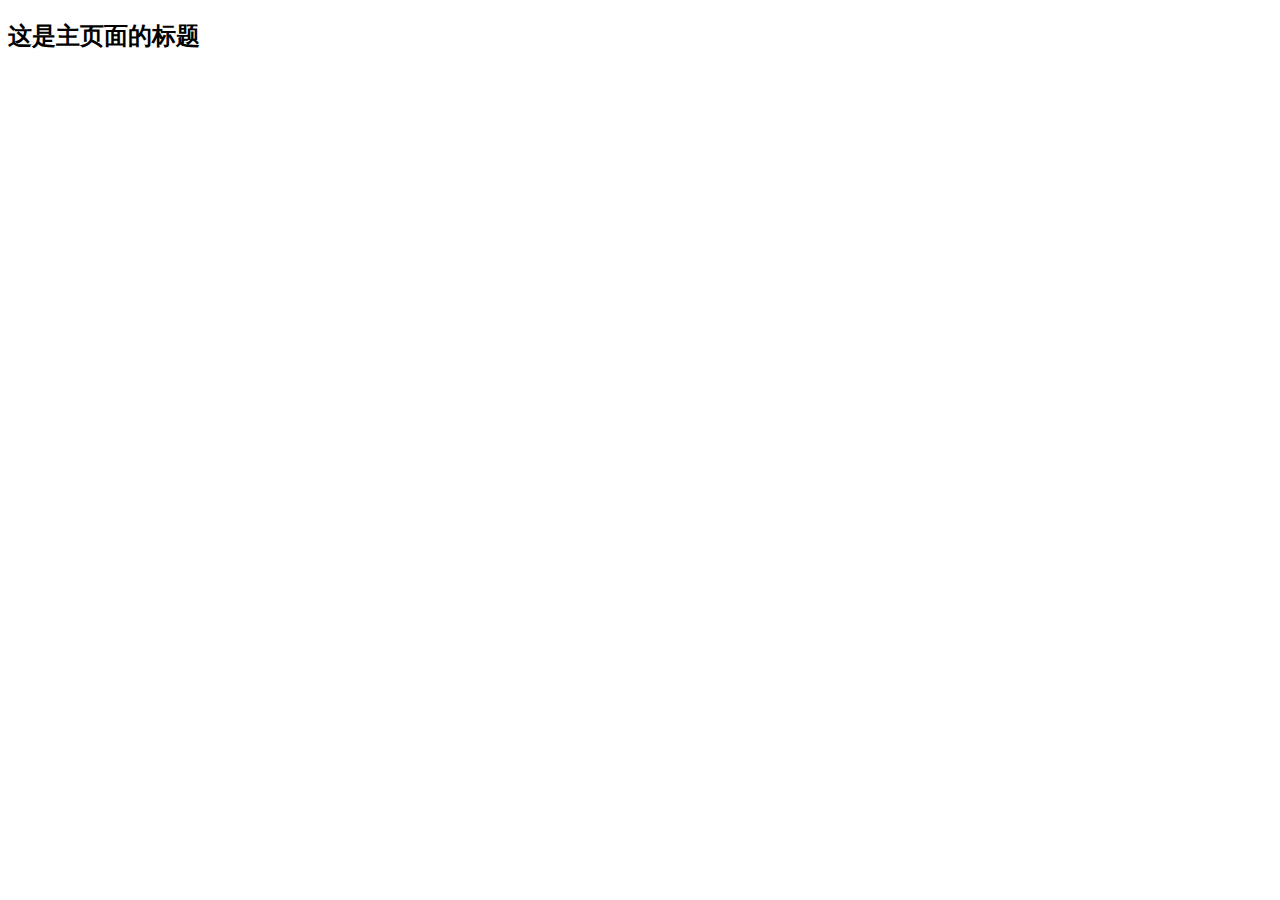
<file: index.html>
<!DOCTYPE html>
<html lang="en">
<head>
  <meta charset="UTF-8">
  <meta name="viewport" content="width=device-width, initial-scale=1.0">
  <title>主页面</title>
</head>
<body>
  <h2>这是主页面的标题</h2>
</body>
</html>
</file>
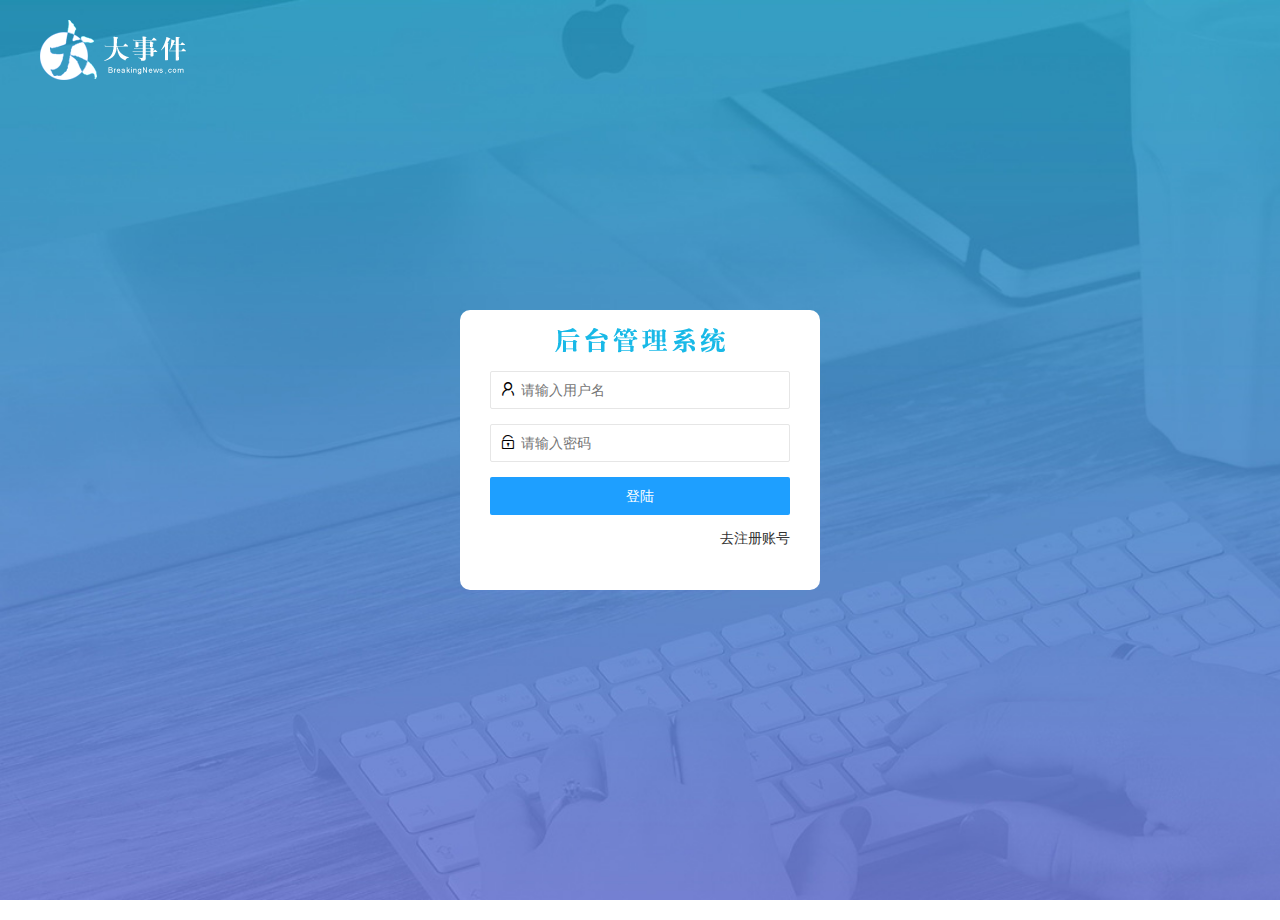
<file: login.html>
<!DOCTYPE html>
<html lang="en">

<head>
  <meta charset="UTF-8">
  <meta name="viewport" content="width=device-width, initial-scale=1.0">
  <title>登陆页面</title>
  <!-- 先引入第三方的库文件 -->
  <link rel="stylesheet" href="./assets/lib/layui/css/layui.css">
  <!-- 再引入自己写的文件 -->
  <link rel="stylesheet" href="./assets/css/login.css">
  <link rel="icon" href="./assets/images/bitbug_favicon.ico">
  <script src="./assets/lib/jquery.js"></script>
  <script src="./assets/lib/layui/layui.all.js"></script>
  <script src="./assets/js/login.js"></script>
</head>

<body>
  <!-- 设置登陆页面的背景效果 -->
  <div class="logo">
    <img src="./assets/images/logo.png" alt="">
  </div>

  <!-- 中间的布局 -->
  <!-- 登陆的布局 -->
  <div class="login">
    <!-- 标题 -->
    <div class="title">
      <img src="./assets/images/login_title.png" alt="">
    </div>
    <!-- 表单 -->
    <form class="layui-form myForm" action="">
      <!-- 第一行：用户名 -->
      <div class="layui-form-item">
        <i class="layui-icon layui-icon-username"></i>
        <input type="text" name="username" required lay-verify="required|username" placeholder="请输入用户名"
          autocomplete="off" class="layui-input">
      </div>
      <!-- 第二行：密码 -->
      <div class="layui-form-item">
        <i class="layui-icon layui-icon-password"></i>
        <input type="password" name="password" required lay-verify="required|pass" placeholder="请输入密码"
          autocomplete="off" class="layui-input">
      </div>
      <!-- 第三行：登陆 -->
      <div class="layui-form-item">
        <button class="layui-btn layui-btn-normal layui-btn-fluid" lay-submit lay-filter="formDemo">登陆</button>
      </div>
      <!-- 第四行：去注册  -->
      <div>
        <a href="javascript:;">去注册账号</a>
      </div>
    </form>
  </div>
  <!-- 去注册的页面布局 -->
  <div class="register">
    <!-- 标题 -->
    <div class="title">
      <img src="./assets/images/login_title.png" alt="">
    </div>
    <!-- 表单 -->
    <form class="layui-form myForm" action="">
      <!-- 第一行：用户名 -->
      <div class="layui-form-item">
        <i class="layui-icon layui-icon-username"></i>
        <input type="text" name="username" required lay-verify="required|username" placeholder="请输入用户名"
          autocomplete="off" class="layui-input">
      </div>
      <!-- 第二行：密码 -->
      <div class="layui-form-item">
        <i class="layui-icon layui-icon-password"></i>
        <input type="password" name="password" required lay-verify="required|pass" placeholder="请输入密码"
          autocomplete="off" class="layui-input pass">
      </div>
      <!-- 第三行：请输入确认密码 -->
      <div class="layui-form-item">
        <i class="layui-icon layui-icon-password"></i>
        <input type="password" required lay-verify="required|pass|repass" placeholder="请输入确认密码" autocomplete="off"
          class="layui-input repass">
      </div>
      <!-- 第四行：注册 -->
      <div class="layui-form-item">
        <button class="layui-btn layui-btn-normal layui-btn-fluid" lay-submit lay-filter="formDemo">注册</button>
      </div>
      <!-- 第五行：去登陆  -->
      <div>
        <a href="javascript:;">去登陆</a>
      </div>
    </form>
  </div>

</body>

</html>
</file>
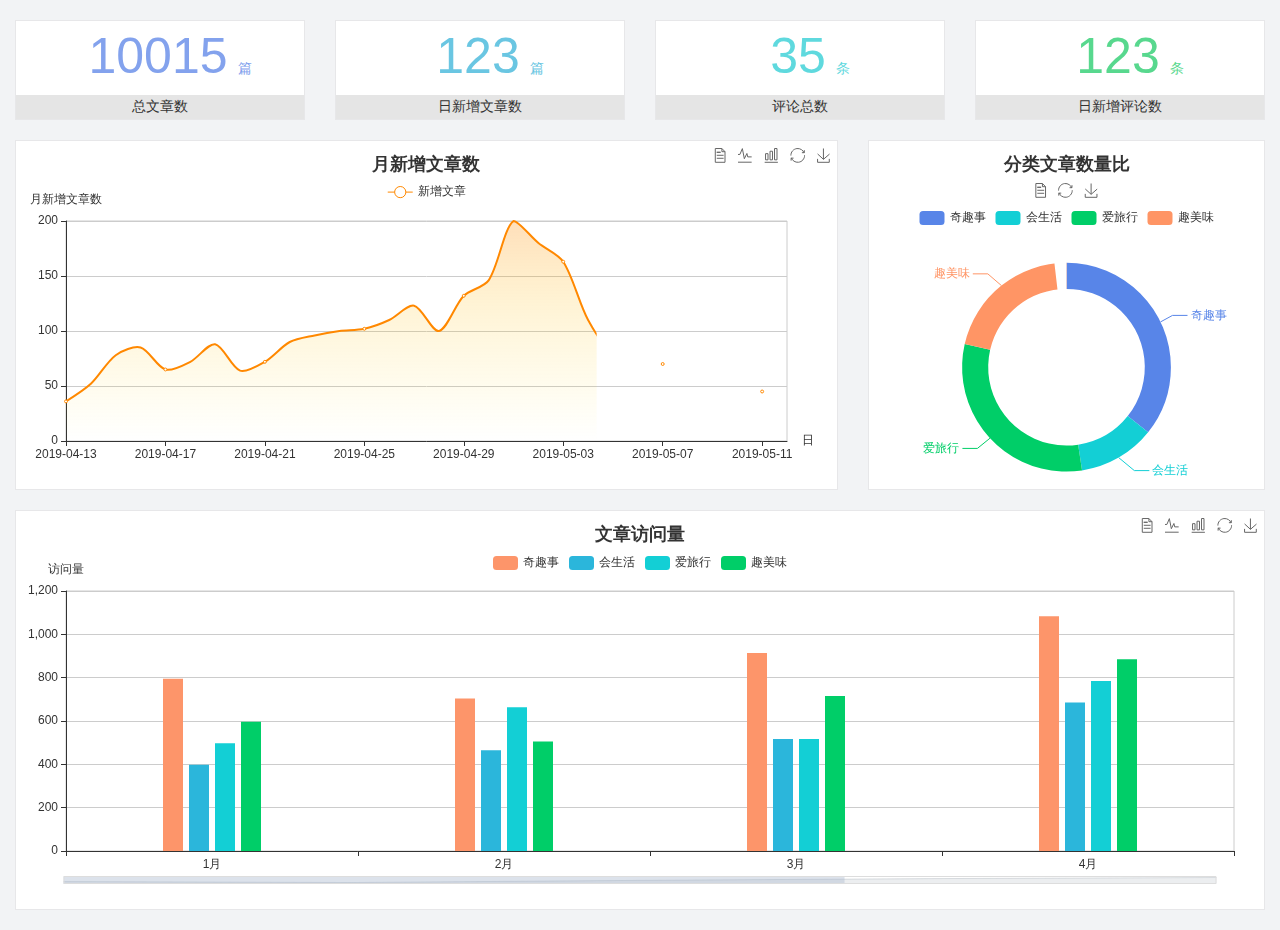
<file: home/dashboard.html>
<!DOCTYPE html>
<html lang="en">

<head>
  <meta charset="UTF-8">
  <meta name="viewport" content="width=device-width, initial-scale=1.0">
  <meta http-equiv="X-UA-Compatible" content="ie=edge">
  <title>图表统计</title>
  <link rel="stylesheet" href="../../assets/lib/bootstrap.css" />
  <link rel="stylesheet" href="../../assets/lib/main.css" />
  <script src="../../assets/lib/jquery.js"></script>
  <script type="text/javascript" src="../../assets/lib/echarts.min.js"></script>
</head>

<body>
  <div class="container-fluid">
    <div class="row spannel_list">
      <div class="col-sm-3 col-xs-6">
        <div class="spannel">
          <em>10015</em><span>篇</span>
          <b>总文章数</b>
        </div>
      </div>
      <div class="col-sm-3 col-xs-6">
        <div class="spannel scolor01">
          <em>123</em><span>篇</span>
          <b>日新增文章数</b>
        </div>
      </div>
      <div class="col-sm-3 col-xs-6">
        <div class="spannel scolor02">
          <em>35</em><span>条</span>
          <b>评论总数</b>
        </div>
      </div>
      <div class="col-sm-3 col-xs-6">
        <div class="spannel scolor03">
          <em>123</em><span>条</span>
          <b>日新增评论数</b>
        </div>
      </div>
    </div>
  </div>

  <div class="container-fluid">
    <div class="row curve-pie">
      <div class="col-lg-8 col-md-8">
        <div class="gragh_pannel" id="curve_show"></div>
      </div>
      <div class="col-lg-4 col-md-4">
        <div class="gragh_pannel" id="pie_show"></div>
      </div>
    </div>
  </div>

  <div class="container-fluid">
    <div class="column_pannel" id="column_show"></div>
  </div>

  <script>
    var oChart = echarts.init(document.getElementById('curve_show'));
    var aList_all = [
      { 'count': 36, 'date': '2019-04-13' },
      { 'count': 52, 'date': '2019-04-14' },
      { 'count': 78, 'date': '2019-04-15' },
      { 'count': 85, 'date': '2019-04-16' },
      { 'count': 65, 'date': '2019-04-17' },
      { 'count': 72, 'date': '2019-04-18' },
      { 'count': 88, 'date': '2019-04-19' },
      { 'count': 64, 'date': '2019-04-20' },
      { 'count': 72, 'date': '2019-04-21' },
      { 'count': 90, 'date': '2019-04-22' },
      { 'count': 96, 'date': '2019-04-23' },
      { 'count': 100, 'date': '2019-04-24' },
      { 'count': 102, 'date': '2019-04-25' },
      { 'count': 110, 'date': '2019-04-26' },
      { 'count': 123, 'date': '2019-04-27' },
      { 'count': 100, 'date': '2019-04-28' },
      { 'count': 132, 'date': '2019-04-29' },
      { 'count': 146, 'date': '2019-04-30' },
      { 'count': 200, 'date': '2019-05-01' },
      { 'count': 180, 'date': '2019-05-02' },
      { 'count': 163, 'date': '2019-05-03' },
      { 'count': 110, 'date': '2019-05-04' },
      { 'count': 80, 'date': '2019-05-05' },
      { 'count': 82, 'date': '2019-05-06' },
      { 'count': 70, 'date': '2019-05-07' },
      { 'count': 65, 'date': '2019-05-08' },
      { 'count': 54, 'date': '2019-05-09' },
      { 'count': 40, 'date': '2019-05-10' },
      { 'count': 45, 'date': '2019-05-11' },
      { 'count': 38, 'date': '2019-05-12' },
    ];

    let aCount = [];
    let aDate = [];

    for (var i = 0; i < aList_all.length; i++) {
      aCount.push(aList_all[i].count);
      aDate.push(aList_all[i].date);
    }

    var chartopt = {
      title: {
        text: '月新增文章数',
        left: 'center',
        top: '10'
      },
      tooltip: {
        trigger: 'axis'
      },
      legend: {
        data: ['新增文章'],
        top: '40'
      },
      toolbox: {
        show: true,
        feature: {
          mark: { show: true },
          dataView: { show: true, readOnly: false },
          magicType: { show: true, type: ['line', 'bar'] },
          restore: { show: true },
          saveAsImage: { show: true }
        }
      },
      calculable: true,
      xAxis: [
        {
          name: '日',
          type: 'category',
          boundaryGap: false,
          data: aDate
        }
      ],
      yAxis: [
        {
          name: '月新增文章数',
          type: 'value'
        }
      ],
      series: [
        {
          name: '新增文章',
          type: 'line',
          smooth: true,
          itemStyle: { normal: { areaStyle: { type: 'default' }, color: '#f80' }, lineStyle: { color: '#f80' } },
          data: aCount
        }],
      areaStyle: {
        normal: {
          color: new echarts.graphic.LinearGradient(0, 0, 0, 1, [{
            offset: 0,
            color: 'rgba(255,136,0,0.39)'
          }, {
            offset: .34,
            color: 'rgba(255,180,0,0.25)'
          }, {
            offset: 1,
            color: 'rgba(255,222,0,0.00)'
          }])

        }
      },
      grid: {
        show: true,
        x: 50,
        x2: 50,
        y: 80,
        height: 220
      }
    };

    oChart.setOption(chartopt);


    var oPie = echarts.init(document.getElementById('pie_show'));
    var oPieopt =
    {
      title: {
        top: 10,
        text: '分类文章数量比',
        x: 'center'
      },
      tooltip: {
        trigger: 'item',
        formatter: "{a} <br/>{b} : {c} ({d}%)"
      },
      color: ['#5885e8', '#13cfd5', '#00ce68', '#ff9565'],
      legend: {
        x: 'center',
        top: 65,
        data: ['奇趣事', '会生活', '爱旅行', '趣美味']
      },
      toolbox: {
        show: true,
        x: 'center',
        top: 35,
        feature: {
          mark: { show: true },
          dataView: { show: true, readOnly: false },
          magicType: {
            show: true,
            type: ['pie', 'funnel'],
            option: {
              funnel: {
                x: '25%',
                width: '50%',
                funnelAlign: 'left',
                max: 1548
              }
            }
          },
          restore: { show: true },
          saveAsImage: { show: true }
        }
      },
      calculable: true,
      series: [
        {
          name: '访问来源',
          type: 'pie',
          radius: ['45%', '60%'],
          center: ['50%', '65%'],
          data: [
            { value: 300, name: '奇趣事' },
            { value: 100, name: '会生活' },
            { value: 260, name: '爱旅行' },
            { value: 180, name: '趣美味' }
          ]
        }
      ]
    };
    oPie.setOption(oPieopt);



    var oColumn = this.echarts.init(document.getElementById('column_show'));
    var oColumnopt =
    {
      title: {
        text: '文章访问量',
        left: 'center',
        top: '10'
      },
      tooltip: {
        trigger: 'axis'
      },
      legend: {
        data: ['奇趣事', '会生活', '爱旅行', '趣美味'],
        top: '40'
      },
      toolbox: {
        show: true,
        feature: {
          mark: { show: true },
          dataView: { show: true, readOnly: false },
          magicType: { show: true, type: ['line', 'bar'] },
          restore: { show: true },
          saveAsImage: { show: true }
        }
      },
      calculable: true,
      xAxis: [
        {
          type: 'category',
          data: ['1月', '2月', '3月', '4月', '5月']
        }
      ],
      yAxis: [
        {
          name: '访问量',
          type: 'value'
        }
      ],
      series: [
        {
          name: '奇趣事',
          type: 'bar',
          barWidth: 20,
          itemStyle: {
            normal: { areaStyle: { type: 'default' }, color: '#fd956a' }
          },
          data: [800, 708, 920, 1090, 1200]
        },
        {
          name: '会生活',
          type: 'bar',
          barWidth: 20,
          itemStyle: {
            normal: { areaStyle: { type: 'default' }, color: '#2bb6db' }
          },
          data: [400, 468, 520, 690, 800]
        },
        {
          name: '爱旅行',
          type: 'bar',
          barWidth: 20,
          itemStyle: {
            normal: { areaStyle: { type: 'default' }, color: '#13cfd5' }
          },
          data: [500, 668, 520, 790, 900]
        },
        {
          name: '趣美味',
          type: 'bar',
          barWidth: 20,
          itemStyle: {
            normal: { areaStyle: { type: 'default' }, color: '#00ce68' }
          },
          data: [600, 508, 720, 890, 1000]
        }
      ],
      grid: {
        show: true,
        x: 50,
        x2: 30,
        y: 80,
        height: 260
      },
      dataZoom: [//给x轴设置滚动条
        {
          start: 0,//默认为0
          end: 100 - 1000 / 31,//默认为100
          type: 'slider',
          show: true,
          xAxisIndex: [0],
          handleSize: 0,//滑动条的 左右2个滑动条的大小
          height: 8,//组件高度
          left: 45, //左边的距离
          right: 50,//右边的距离
          bottom: 26,//右边的距离
          handleColor: '#ddd',//h滑动图标的颜色
          handleStyle: {
            borderColor: "#cacaca",
            borderWidth: "1",
            shadowBlur: 2,
            background: "#ddd",
            shadowColor: "#ddd",
          }
        }]
    };
    oColumn.setOption(oColumnopt);
  </script>
</body>

</html>
</file>
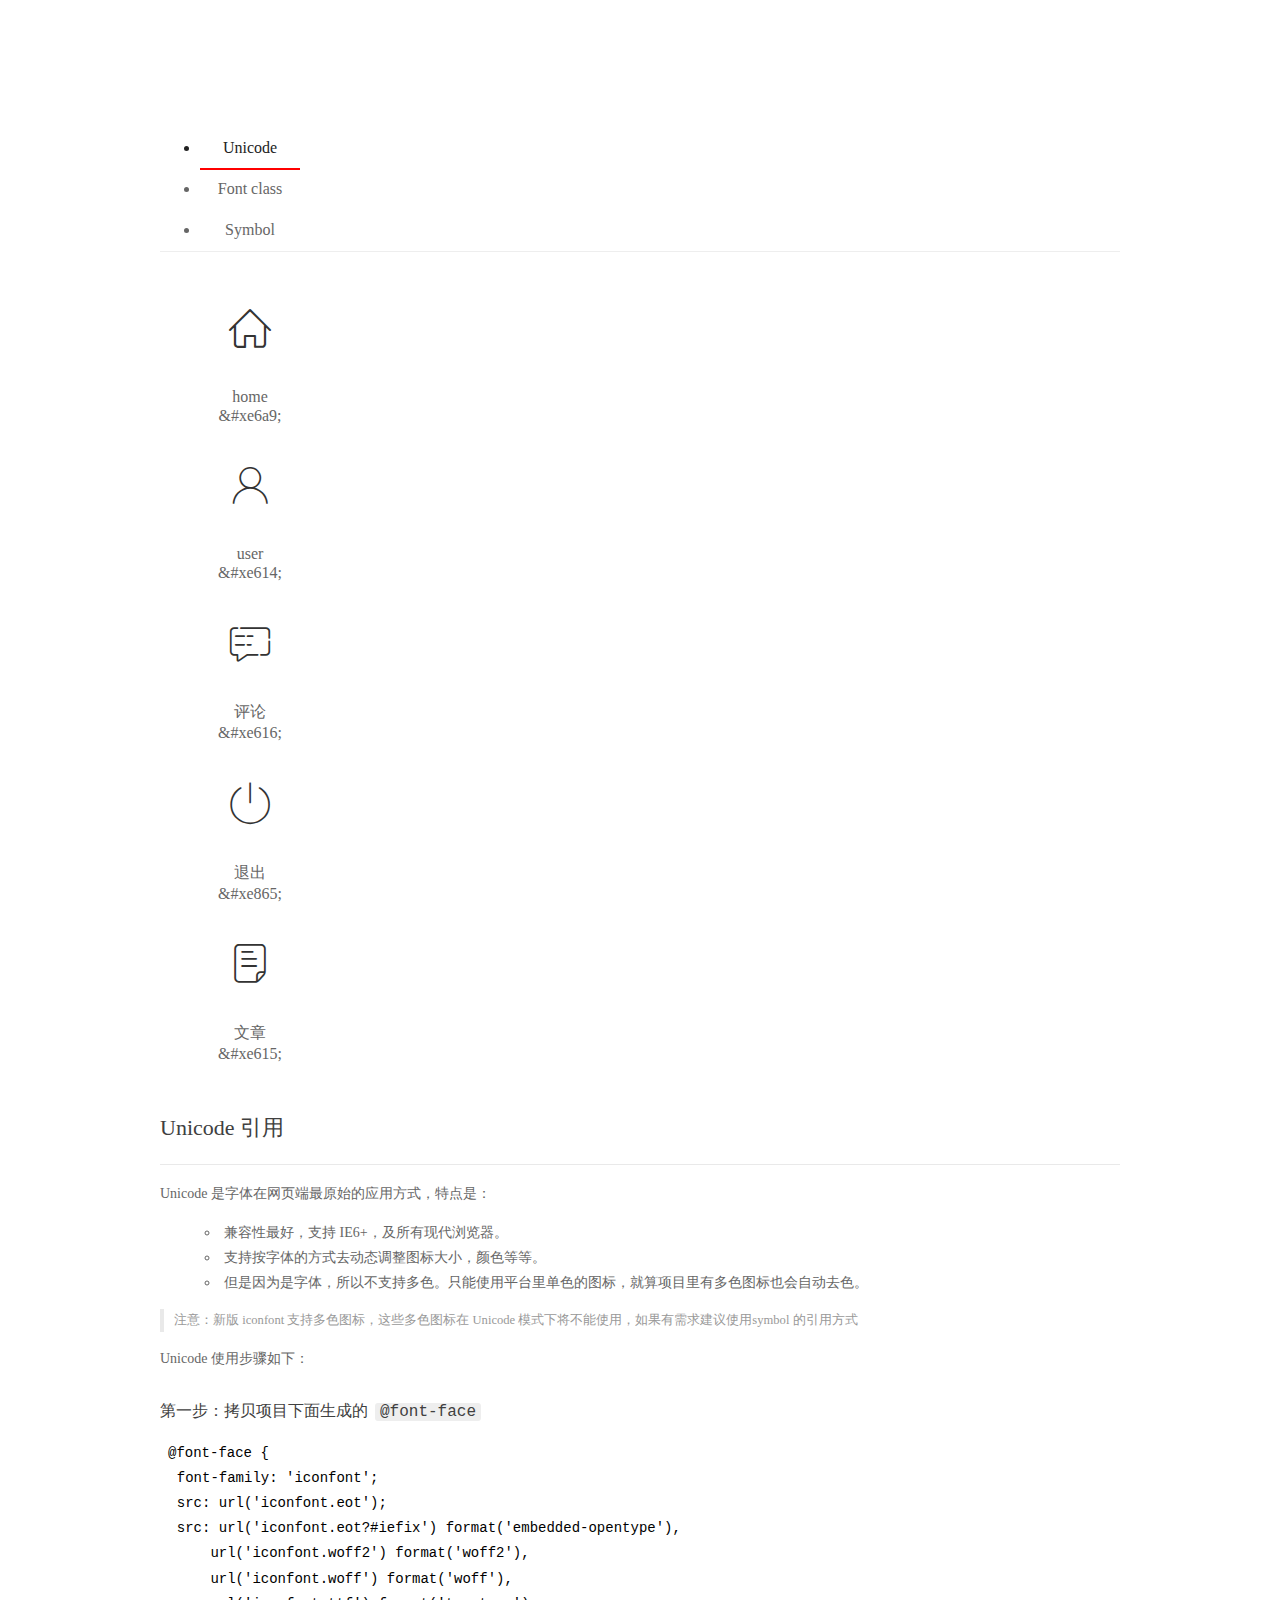
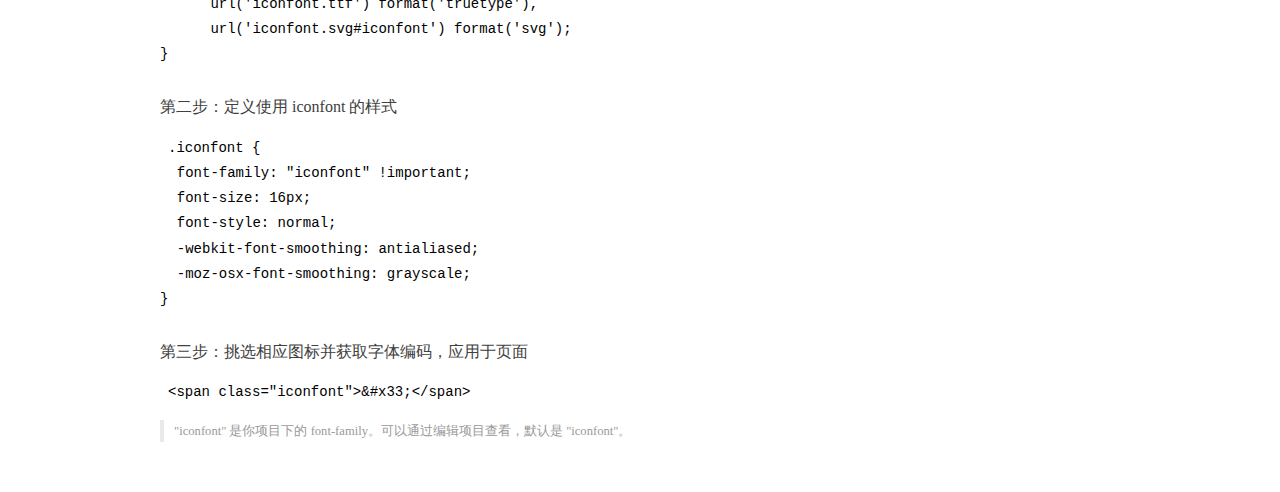
<file: assets/fonts/demo_index.html>
<!DOCTYPE html>
<html>
<head>
  <meta charset="utf-8"/>
  <title>IconFont Demo</title>
  <link rel="shortcut icon" href="https://gtms04.alicdn.com/tps/i4/TB1_oz6GVXXXXaFXpXXJDFnIXXX-64-64.ico" type="image/x-icon"/>
  <link rel="stylesheet" href="https://g.alicdn.com/thx/cube/1.3.2/cube.min.css">
  <link rel="stylesheet" href="demo.css">
  <link rel="stylesheet" href="iconfont.css">
  <script src="iconfont.js"></script>
  <!-- jQuery -->
  <script src="https://a1.alicdn.com/oss/uploads/2018/12/26/7bfddb60-08e8-11e9-9b04-53e73bb6408b.js"></script>
  <!-- 代码高亮 -->
  <script src="https://a1.alicdn.com/oss/uploads/2018/12/26/a3f714d0-08e6-11e9-8a15-ebf944d7534c.js"></script>
</head>
<body>
  <div class="main">
    <h1 class="logo"><a href="https://www.iconfont.cn/" title="iconfont 首页" target="_blank">&#xe86b;</a></h1>
    <div class="nav-tabs">
      <ul id="tabs" class="dib-box">
        <li class="dib active"><span>Unicode</span></li>
        <li class="dib"><span>Font class</span></li>
        <li class="dib"><span>Symbol</span></li>
      </ul>
      
    </div>
    <div class="tab-container">
      <div class="content unicode" style="display: block;">
          <ul class="icon_lists dib-box">
          
            <li class="dib">
              <span class="icon iconfont">&#xe6a9;</span>
                <div class="name">home</div>
                <div class="code-name">&amp;#xe6a9;</div>
              </li>
          
            <li class="dib">
              <span class="icon iconfont">&#xe614;</span>
                <div class="name">user</div>
                <div class="code-name">&amp;#xe614;</div>
              </li>
          
            <li class="dib">
              <span class="icon iconfont">&#xe616;</span>
                <div class="name">评论</div>
                <div class="code-name">&amp;#xe616;</div>
              </li>
          
            <li class="dib">
              <span class="icon iconfont">&#xe865;</span>
                <div class="name">退出</div>
                <div class="code-name">&amp;#xe865;</div>
              </li>
          
            <li class="dib">
              <span class="icon iconfont">&#xe615;</span>
                <div class="name">文章</div>
                <div class="code-name">&amp;#xe615;</div>
              </li>
          
          </ul>
          <div class="article markdown">
          <h2 id="unicode-">Unicode 引用</h2>
          <hr>

          <p>Unicode 是字体在网页端最原始的应用方式，特点是：</p>
          <ul>
            <li>兼容性最好，支持 IE6+，及所有现代浏览器。</li>
            <li>支持按字体的方式去动态调整图标大小，颜色等等。</li>
            <li>但是因为是字体，所以不支持多色。只能使用平台里单色的图标，就算项目里有多色图标也会自动去色。</li>
          </ul>
          <blockquote>
            <p>注意：新版 iconfont 支持多色图标，这些多色图标在 Unicode 模式下将不能使用，如果有需求建议使用symbol 的引用方式</p>
          </blockquote>
          <p>Unicode 使用步骤如下：</p>
          <h3 id="-font-face">第一步：拷贝项目下面生成的 <code>@font-face</code></h3>
<pre><code class="language-css"
>@font-face {
  font-family: 'iconfont';
  src: url('iconfont.eot');
  src: url('iconfont.eot?#iefix') format('embedded-opentype'),
      url('iconfont.woff2') format('woff2'),
      url('iconfont.woff') format('woff'),
      url('iconfont.ttf') format('truetype'),
      url('iconfont.svg#iconfont') format('svg');
}
</code></pre>
          <h3 id="-iconfont-">第二步：定义使用 iconfont 的样式</h3>
<pre><code class="language-css"
>.iconfont {
  font-family: "iconfont" !important;
  font-size: 16px;
  font-style: normal;
  -webkit-font-smoothing: antialiased;
  -moz-osx-font-smoothing: grayscale;
}
</code></pre>
          <h3 id="-">第三步：挑选相应图标并获取字体编码，应用于页面</h3>
<pre>
<code class="language-html"
>&lt;span class="iconfont"&gt;&amp;#x33;&lt;/span&gt;
</code></pre>
          <blockquote>
            <p>"iconfont" 是你项目下的 font-family。可以通过编辑项目查看，默认是 "iconfont"。</p>
          </blockquote>
          </div>
      </div>
      <div class="content font-class">
        <ul class="icon_lists dib-box">
          
          <li class="dib">
            <span class="icon iconfont icon-home"></span>
            <div class="name">
              home
            </div>
            <div class="code-name">.icon-home
            </div>
          </li>
          
          <li class="dib">
            <span class="icon iconfont icon-user"></span>
            <div class="name">
              user
            </div>
            <div class="code-name">.icon-user
            </div>
          </li>
          
          <li class="dib">
            <span class="icon iconfont icon-pinglun"></span>
            <div class="name">
              评论
            </div>
            <div class="code-name">.icon-pinglun
            </div>
          </li>
          
          <li class="dib">
            <span class="icon iconfont icon-tuichu"></span>
            <div class="name">
              退出
            </div>
            <div class="code-name">.icon-tuichu
            </div>
          </li>
          
          <li class="dib">
            <span class="icon iconfont icon-16"></span>
            <div class="name">
              文章
            </div>
            <div class="code-name">.icon-16
            </div>
          </li>
          
        </ul>
        <div class="article markdown">
        <h2 id="font-class-">font-class 引用</h2>
        <hr>

        <p>font-class 是 Unicode 使用方式的一种变种，主要是解决 Unicode 书写不直观，语意不明确的问题。</p>
        <p>与 Unicode 使用方式相比，具有如下特点：</p>
        <ul>
          <li>兼容性良好，支持 IE8+，及所有现代浏览器。</li>
          <li>相比于 Unicode 语意明确，书写更直观。可以很容易分辨这个 icon 是什么。</li>
          <li>因为使用 class 来定义图标，所以当要替换图标时，只需要修改 class 里面的 Unicode 引用。</li>
          <li>不过因为本质上还是使用的字体，所以多色图标还是不支持的。</li>
        </ul>
        <p>使用步骤如下：</p>
        <h3 id="-fontclass-">第一步：引入项目下面生成的 fontclass 代码：</h3>
<pre><code class="language-html">&lt;link rel="stylesheet" href="./iconfont.css"&gt;
</code></pre>
        <h3 id="-">第二步：挑选相应图标并获取类名，应用于页面：</h3>
<pre><code class="language-html">&lt;span class="iconfont icon-xxx"&gt;&lt;/span&gt;
</code></pre>
        <blockquote>
          <p>"
            iconfont" 是你项目下的 font-family。可以通过编辑项目查看，默认是 "iconfont"。</p>
        </blockquote>
      </div>
      </div>
      <div class="content symbol">
          <ul class="icon_lists dib-box">
          
            <li class="dib">
                <svg class="icon svg-icon" aria-hidden="true">
                  <use xlink:href="#icon-home"></use>
                </svg>
                <div class="name">home</div>
                <div class="code-name">#icon-home</div>
            </li>
          
            <li class="dib">
                <svg class="icon svg-icon" aria-hidden="true">
                  <use xlink:href="#icon-user"></use>
                </svg>
                <div class="name">user</div>
                <div class="code-name">#icon-user</div>
            </li>
          
            <li class="dib">
                <svg class="icon svg-icon" aria-hidden="true">
                  <use xlink:href="#icon-pinglun"></use>
                </svg>
                <div class="name">评论</div>
                <div class="code-name">#icon-pinglun</div>
            </li>
          
            <li class="dib">
                <svg class="icon svg-icon" aria-hidden="true">
                  <use xlink:href="#icon-tuichu"></use>
                </svg>
                <div class="name">退出</div>
                <div class="code-name">#icon-tuichu</div>
            </li>
          
            <li class="dib">
                <svg class="icon svg-icon" aria-hidden="true">
                  <use xlink:href="#icon-16"></use>
                </svg>
                <div class="name">文章</div>
                <div class="code-name">#icon-16</div>
            </li>
          
          </ul>
          <div class="article markdown">
          <h2 id="symbol-">Symbol 引用</h2>
          <hr>

          <p>这是一种全新的使用方式，应该说这才是未来的主流，也是平台目前推荐的用法。相关介绍可以参考这篇<a href="">文章</a>
            这种用法其实是做了一个 SVG 的集合，与另外两种相比具有如下特点：</p>
          <ul>
            <li>支持多色图标了，不再受单色限制。</li>
            <li>通过一些技巧，支持像字体那样，通过 <code>font-size</code>, <code>color</code> 来调整样式。</li>
            <li>兼容性较差，支持 IE9+，及现代浏览器。</li>
            <li>浏览器渲染 SVG 的性能一般，还不如 png。</li>
          </ul>
          <p>使用步骤如下：</p>
          <h3 id="-symbol-">第一步：引入项目下面生成的 symbol 代码：</h3>
<pre><code class="language-html">&lt;script src="./iconfont.js"&gt;&lt;/script&gt;
</code></pre>
          <h3 id="-css-">第二步：加入通用 CSS 代码（引入一次就行）：</h3>
<pre><code class="language-html">&lt;style&gt;
.icon {
  width: 1em;
  height: 1em;
  vertical-align: -0.15em;
  fill: currentColor;
  overflow: hidden;
}
&lt;/style&gt;
</code></pre>
          <h3 id="-">第三步：挑选相应图标并获取类名，应用于页面：</h3>
<pre><code class="language-html">&lt;svg class="icon" aria-hidden="true"&gt;
  &lt;use xlink:href="#icon-xxx"&gt;&lt;/use&gt;
&lt;/svg&gt;
</code></pre>
          </div>
      </div>

    </div>
  </div>
  <script>
  $(document).ready(function () {
      $('.tab-container .content:first').show()

      $('#tabs li').click(function (e) {
        var tabContent = $('.tab-container .content')
        var index = $(this).index()

        if ($(this).hasClass('active')) {
          return
        } else {
          $('#tabs li').removeClass('active')
          $(this).addClass('active')

          tabContent.hide().eq(index).fadeIn()
        }
      })
    })
  </script>
</body>
</html>
</file>
<file: assets/lib/layui/css/layui.css>
/** layui-v2.5.6 MIT License By https://www.layui.com */
 .layui-inline,img{display:inline-block;vertical-align:middle}h1,h2,h3,h4,h5,h6{font-weight:400}.layui-edge,.layui-header,.layui-inline,.layui-main{position:relative}.layui-body,.layui-edge,.layui-elip{overflow:hidden}.layui-btn,.layui-edge,.layui-inline,img{vertical-align:middle}.layui-btn,.layui-disabled,.layui-icon,.layui-unselect{-moz-user-select:none;-webkit-user-select:none;-ms-user-select:none}.layui-elip,.layui-form-checkbox span,.layui-form-pane .layui-form-label{text-overflow:ellipsis;white-space:nowrap}.layui-breadcrumb,.layui-tree-btnGroup{visibility:hidden}blockquote,body,button,dd,div,dl,dt,form,h1,h2,h3,h4,h5,h6,input,li,ol,p,pre,td,textarea,th,ul{margin:0;padding:0;-webkit-tap-highlight-color:rgba(0,0,0,0)}a:active,a:hover{outline:0}img{border:none}li{list-style:none}table{border-collapse:collapse;border-spacing:0}h4,h5,h6{font-size:100%}button,input,optgroup,option,select,textarea{font-family:inherit;font-size:inherit;font-style:inherit;font-weight:inherit;outline:0}pre{white-space:pre-wrap;white-space:-moz-pre-wrap;white-space:-pre-wrap;white-space:-o-pre-wrap;word-wrap:break-word}body{line-height:24px;font:14px Helvetica Neue,Helvetica,PingFang SC,Tahoma,Arial,sans-serif}hr{height:1px;margin:10px 0;border:0;clear:both}a{color:#333;text-decoration:none}a:hover{color:#777}a cite{font-style:normal;*cursor:pointer}.layui-border-box,.layui-border-box *{box-sizing:border-box}.layui-box,.layui-box *{box-sizing:content-box}.layui-clear{clear:both;*zoom:1}.layui-clear:after{content:'\20';clear:both;*zoom:1;display:block;height:0}.layui-inline{*display:inline;*zoom:1}.layui-edge{display:inline-block;width:0;height:0;border-width:6px;border-style:dashed;border-color:transparent}.layui-edge-top{top:-4px;border-bottom-color:#999;border-bottom-style:solid}.layui-edge-right{border-left-color:#999;border-left-style:solid}.layui-edge-bottom{top:2px;border-top-color:#999;border-top-style:solid}.layui-edge-left{border-right-color:#999;border-right-style:solid}.layui-disabled,.layui-disabled:hover{color:#d2d2d2!important;cursor:not-allowed!important}.layui-circle{border-radius:100%}.layui-show{display:block!important}.layui-hide{display:none!important}@font-face{font-family:layui-icon;src:url(../font/iconfont.eot?v=256);src:url(../font/iconfont.eot?v=256#iefix) format('embedded-opentype'),url(../font/iconfont.woff2?v=256) format('woff2'),url(../font/iconfont.woff?v=256) format('woff'),url(../font/iconfont.ttf?v=256) format('truetype'),url(../font/iconfont.svg?v=256#layui-icon) format('svg')}.layui-icon{font-family:layui-icon!important;font-size:16px;font-style:normal;-webkit-font-smoothing:antialiased;-moz-osx-font-smoothing:grayscale}.layui-icon-reply-fill:before{content:"\e611"}.layui-icon-set-fill:before{content:"\e614"}.layui-icon-menu-fill:before{content:"\e60f"}.layui-icon-search:before{content:"\e615"}.layui-icon-share:before{content:"\e641"}.layui-icon-set-sm:before{content:"\e620"}.layui-icon-engine:before{content:"\e628"}.layui-icon-close:before{content:"\1006"}.layui-icon-close-fill:before{content:"\1007"}.layui-icon-chart-screen:before{content:"\e629"}.layui-icon-star:before{content:"\e600"}.layui-icon-circle-dot:before{content:"\e617"}.layui-icon-chat:before{content:"\e606"}.layui-icon-release:before{content:"\e609"}.layui-icon-list:before{content:"\e60a"}.layui-icon-chart:before{content:"\e62c"}.layui-icon-ok-circle:before{content:"\1005"}.layui-icon-layim-theme:before{content:"\e61b"}.layui-icon-table:before{content:"\e62d"}.layui-icon-right:before{content:"\e602"}.layui-icon-left:before{content:"\e603"}.layui-icon-cart-simple:before{content:"\e698"}.layui-icon-face-cry:before{content:"\e69c"}.layui-icon-face-smile:before{content:"\e6af"}.layui-icon-survey:before{content:"\e6b2"}.layui-icon-tree:before{content:"\e62e"}.layui-icon-ie:before{content:"\e7bb"}.layui-icon-upload-circle:before{content:"\e62f"}.layui-icon-add-circle:before{content:"\e61f"}.layui-icon-download-circle:before{content:"\e601"}.layui-icon-templeate-1:before{content:"\e630"}.layui-icon-util:before{content:"\e631"}.layui-icon-face-surprised:before{content:"\e664"}.layui-icon-edit:before{content:"\e642"}.layui-icon-speaker:before{content:"\e645"}.layui-icon-down:before{content:"\e61a"}.layui-icon-file:before{content:"\e621"}.layui-icon-layouts:before{content:"\e632"}.layui-icon-rate-half:before{content:"\e6c9"}.layui-icon-add-circle-fine:before{content:"\e608"}.layui-icon-prev-circle:before{content:"\e633"}.layui-icon-read:before{content:"\e705"}.layui-icon-404:before{content:"\e61c"}.layui-icon-carousel:before{content:"\e634"}.layui-icon-help:before{content:"\e607"}.layui-icon-code-circle:before{content:"\e635"}.layui-icon-windows:before{content:"\e67f"}.layui-icon-water:before{content:"\e636"}.layui-icon-username:before{content:"\e66f"}.layui-icon-find-fill:before{content:"\e670"}.layui-icon-about:before{content:"\e60b"}.layui-icon-location:before{content:"\e715"}.layui-icon-up:before{content:"\e619"}.layui-icon-pause:before{content:"\e651"}.layui-icon-date:before{content:"\e637"}.layui-icon-layim-uploadfile:before{content:"\e61d"}.layui-icon-delete:before{content:"\e640"}.layui-icon-play:before{content:"\e652"}.layui-icon-top:before{content:"\e604"}.layui-icon-firefox:before{content:"\e686"}.layui-icon-friends:before{content:"\e612"}.layui-icon-refresh-3:before{content:"\e9aa"}.layui-icon-ok:before{content:"\e605"}.layui-icon-layer:before{content:"\e638"}.layui-icon-face-smile-fine:before{content:"\e60c"}.layui-icon-dollar:before{content:"\e659"}.layui-icon-group:before{content:"\e613"}.layui-icon-layim-download:before{content:"\e61e"}.layui-icon-picture-fine:before{content:"\e60d"}.layui-icon-link:before{content:"\e64c"}.layui-icon-diamond:before{content:"\e735"}.layui-icon-log:before{content:"\e60e"}.layui-icon-key:before{content:"\e683"}.layui-icon-rate-solid:before{content:"\e67a"}.layui-icon-fonts-del:before{content:"\e64f"}.layui-icon-unlink:before{content:"\e64d"}.layui-icon-fonts-clear:before{content:"\e639"}.layui-icon-triangle-r:before{content:"\e623"}.layui-icon-circle:before{content:"\e63f"}.layui-icon-radio:before{content:"\e643"}.layui-icon-align-center:before{content:"\e647"}.layui-icon-align-right:before{content:"\e648"}.layui-icon-align-left:before{content:"\e649"}.layui-icon-loading-1:before{content:"\e63e"}.layui-icon-return:before{content:"\e65c"}.layui-icon-fonts-strong:before{content:"\e62b"}.layui-icon-upload:before{content:"\e67c"}.layui-icon-dialogue:before{content:"\e63a"}.layui-icon-video:before{content:"\e6ed"}.layui-icon-headset:before{content:"\e6fc"}.layui-icon-cellphone-fine:before{content:"\e63b"}.layui-icon-add-1:before{content:"\e654"}.layui-icon-face-smile-b:before{content:"\e650"}.layui-icon-fonts-html:before{content:"\e64b"}.layui-icon-screen-full:before{content:"\e622"}.layui-icon-form:before{content:"\e63c"}.layui-icon-cart:before{content:"\e657"}.layui-icon-camera-fill:before{content:"\e65d"}.layui-icon-tabs:before{content:"\e62a"}.layui-icon-heart-fill:before{content:"\e68f"}.layui-icon-fonts-code:before{content:"\e64e"}.layui-icon-ios:before{content:"\e680"}.layui-icon-at:before{content:"\e687"}.layui-icon-fire:before{content:"\e756"}.layui-icon-set:before{content:"\e716"}.layui-icon-fonts-u:before{content:"\e646"}.layui-icon-triangle-d:before{content:"\e625"}.layui-icon-tips:before{content:"\e702"}.layui-icon-picture:before{content:"\e64a"}.layui-icon-more-vertical:before{content:"\e671"}.layui-icon-bluetooth:before{content:"\e689"}.layui-icon-flag:before{content:"\e66c"}.layui-icon-loading:before{content:"\e63d"}.layui-icon-fonts-i:before{content:"\e644"}.layui-icon-refresh-1:before{content:"\e666"}.layui-icon-rmb:before{content:"\e65e"}.layui-icon-addition:before{content:"\e624"}.layui-icon-home:before{content:"\e68e"}.layui-icon-time:before{content:"\e68d"}.layui-icon-user:before{content:"\e770"}.layui-icon-notice:before{content:"\e667"}.layui-icon-chrome:before{content:"\e68a"}.layui-icon-edge:before{content:"\e68b"}.layui-icon-login-weibo:before{content:"\e675"}.layui-icon-voice:before{content:"\e688"}.layui-icon-upload-drag:before{content:"\e681"}.layui-icon-login-qq:before{content:"\e676"}.layui-icon-snowflake:before{content:"\e6b1"}.layui-icon-heart:before{content:"\e68c"}.layui-icon-logout:before{content:"\e682"}.layui-icon-file-b:before{content:"\e655"}.layui-icon-template:before{content:"\e663"}.layui-icon-transfer:before{content:"\e691"}.layui-icon-auz:before{content:"\e672"}.layui-icon-console:before{content:"\e665"}.layui-icon-app:before{content:"\e653"}.layui-icon-prev:before{content:"\e65a"}.layui-icon-website:before{content:"\e7ae"}.layui-icon-next:before{content:"\e65b"}.layui-icon-component:before{content:"\e857"}.layui-icon-android:before{content:"\e684"}.layui-icon-more:before{content:"\e65f"}.layui-icon-login-wechat:before{content:"\e677"}.layui-icon-shrink-right:before{content:"\e668"}.layui-icon-spread-left:before{content:"\e66b"}.layui-icon-camera:before{content:"\e660"}.layui-icon-note:before{content:"\e66e"}.layui-icon-refresh:before{content:"\e669"}.layui-icon-female:before{content:"\e661"}.layui-icon-male:before{content:"\e662"}.layui-icon-screen-restore:before{content:"\e758"}.layui-icon-password:before{content:"\e673"}.layui-icon-senior:before{content:"\e674"}.layui-icon-theme:before{content:"\e66a"}.layui-icon-tread:before{content:"\e6c5"}.layui-icon-praise:before{content:"\e6c6"}.layui-icon-star-fill:before{content:"\e658"}.layui-icon-rate:before{content:"\e67b"}.layui-icon-template-1:before{content:"\e656"}.layui-icon-vercode:before{content:"\e679"}.layui-icon-service:before{content:"\e626"}.layui-icon-cellphone:before{content:"\e678"}.layui-icon-print:before{content:"\e66d"}.layui-icon-cols:before{content:"\e610"}.layui-icon-wifi:before{content:"\e7e0"}.layui-icon-export:before{content:"\e67d"}.layui-icon-rss:before{content:"\e808"}.layui-icon-slider:before{content:"\e714"}.layui-icon-email:before{content:"\e618"}.layui-icon-subtraction:before{content:"\e67e"}.layui-icon-mike:before{content:"\e6dc"}.layui-icon-light:before{content:"\e748"}.layui-icon-gift:before{content:"\e627"}.layui-icon-mute:before{content:"\e685"}.layui-icon-reduce-circle:before{content:"\e616"}.layui-icon-music:before{content:"\e690"}.layui-main{width:1140px;margin:0 auto}.layui-header{z-index:1000;height:60px}.layui-header a:hover{transition:all .5s;-webkit-transition:all .5s}.layui-side{position:fixed;left:0;top:0;bottom:0;z-index:999;width:200px;overflow-x:hidden}.layui-side-scroll{position:relative;width:220px;height:100%;overflow-x:hidden}.layui-body{position:absolute;left:200px;right:0;top:0;bottom:0;z-index:998;width:auto;overflow-y:auto;box-sizing:border-box}.layui-layout-body{overflow:hidden}.layui-layout-admin .layui-header{background-color:#23262E}.layui-layout-admin .layui-side{top:60px;width:200px;overflow-x:hidden}.layui-layout-admin .layui-body{position:fixed;top:60px;bottom:44px}.layui-layout-admin .layui-main{width:auto;margin:0 15px}.layui-layout-admin .layui-footer{position:fixed;left:200px;right:0;bottom:0;height:44px;line-height:44px;padding:0 15px;background-color:#eee}.layui-layout-admin .layui-logo{position:absolute;left:0;top:0;width:200px;height:100%;line-height:60px;text-align:center;color:#009688;font-size:16px}.layui-layout-admin .layui-header .layui-nav{background:0 0}.layui-layout-left{position:absolute!important;left:200px;top:0}.layui-layout-right{position:absolute!important;right:0;top:0}.layui-container{position:relative;margin:0 auto;padding:0 15px;box-sizing:border-box}.layui-fluid{position:relative;margin:0 auto;padding:0 15px}.layui-row:after,.layui-row:before{content:'';display:block;clear:both}.layui-col-lg1,.layui-col-lg10,.layui-col-lg11,.layui-col-lg12,.layui-col-lg2,.layui-col-lg3,.layui-col-lg4,.layui-col-lg5,.layui-col-lg6,.layui-col-lg7,.layui-col-lg8,.layui-col-lg9,.layui-col-md1,.layui-col-md10,.layui-col-md11,.layui-col-md12,.layui-col-md2,.layui-col-md3,.layui-col-md4,.layui-col-md5,.layui-col-md6,.layui-col-md7,.layui-col-md8,.layui-col-md9,.layui-col-sm1,.layui-col-sm10,.layui-col-sm11,.layui-col-sm12,.layui-col-sm2,.layui-col-sm3,.layui-col-sm4,.layui-col-sm5,.layui-col-sm6,.layui-col-sm7,.layui-col-sm8,.layui-col-sm9,.layui-col-xs1,.layui-col-xs10,.layui-col-xs11,.layui-col-xs12,.layui-col-xs2,.layui-col-xs3,.layui-col-xs4,.layui-col-xs5,.layui-col-xs6,.layui-col-xs7,.layui-col-xs8,.layui-col-xs9{position:relative;display:block;box-sizing:border-box}.layui-col-xs1,.layui-col-xs10,.layui-col-xs11,.layui-col-xs12,.layui-col-xs2,.layui-col-xs3,.layui-col-xs4,.layui-col-xs5,.layui-col-xs6,.layui-col-xs7,.layui-col-xs8,.layui-col-xs9{float:left}.layui-col-xs1{width:8.33333333%}.layui-col-xs2{width:16.66666667%}.layui-col-xs3{width:25%}.layui-col-xs4{width:33.33333333%}.layui-col-xs5{width:41.66666667%}.layui-col-xs6{width:50%}.layui-col-xs7{width:58.33333333%}.layui-col-xs8{width:66.66666667%}.layui-col-xs9{width:75%}.layui-col-xs10{width:83.33333333%}.layui-col-xs11{width:91.66666667%}.layui-col-xs12{width:100%}.layui-col-xs-offset1{margin-left:8.33333333%}.layui-col-xs-offset2{margin-left:16.66666667%}.layui-col-xs-offset3{margin-left:25%}.layui-col-xs-offset4{margin-left:33.33333333%}.layui-col-xs-offset5{margin-left:41.66666667%}.layui-col-xs-offset6{margin-left:50%}.layui-col-xs-offset7{margin-left:58.33333333%}.layui-col-xs-offset8{margin-left:66.66666667%}.layui-col-xs-offset9{margin-left:75%}.layui-col-xs-offset10{margin-left:83.33333333%}.layui-col-xs-offset11{margin-left:91.66666667%}.layui-col-xs-offset12{margin-left:100%}@media screen and (max-width:768px){.layui-hide-xs{display:none!important}.layui-show-xs-block{display:block!important}.layui-show-xs-inline{display:inline!important}.layui-show-xs-inline-block{display:inline-block!important}}@media screen and (min-width:768px){.layui-container{width:750px}.layui-hide-sm{display:none!important}.layui-show-sm-block{display:block!important}.layui-show-sm-inline{display:inline!important}.layui-show-sm-inline-block{display:inline-block!important}.layui-col-sm1,.layui-col-sm10,.layui-col-sm11,.layui-col-sm12,.layui-col-sm2,.layui-col-sm3,.layui-col-sm4,.layui-col-sm5,.layui-col-sm6,.layui-col-sm7,.layui-col-sm8,.layui-col-sm9{float:left}.layui-col-sm1{width:8.33333333%}.layui-col-sm2{width:16.66666667%}.layui-col-sm3{width:25%}.layui-col-sm4{width:33.33333333%}.layui-col-sm5{width:41.66666667%}.layui-col-sm6{width:50%}.layui-col-sm7{width:58.33333333%}.layui-col-sm8{width:66.66666667%}.layui-col-sm9{width:75%}.layui-col-sm10{width:83.33333333%}.layui-col-sm11{width:91.66666667%}.layui-col-sm12{width:100%}.layui-col-sm-offset1{margin-left:8.33333333%}.layui-col-sm-offset2{margin-left:16.66666667%}.layui-col-sm-offset3{margin-left:25%}.layui-col-sm-offset4{margin-left:33.33333333%}.layui-col-sm-offset5{margin-left:41.66666667%}.layui-col-sm-offset6{margin-left:50%}.layui-col-sm-offset7{margin-left:58.33333333%}.layui-col-sm-offset8{margin-left:66.66666667%}.layui-col-sm-offset9{margin-left:75%}.layui-col-sm-offset10{margin-left:83.33333333%}.layui-col-sm-offset11{margin-left:91.66666667%}.layui-col-sm-offset12{margin-left:100%}}@media screen and (min-width:992px){.layui-container{width:970px}.layui-hide-md{display:none!important}.layui-show-md-block{display:block!important}.layui-show-md-inline{display:inline!important}.layui-show-md-inline-block{display:inline-block!important}.layui-col-md1,.layui-col-md10,.layui-col-md11,.layui-col-md12,.layui-col-md2,.layui-col-md3,.layui-col-md4,.layui-col-md5,.layui-col-md6,.layui-col-md7,.layui-col-md8,.layui-col-md9{float:left}.layui-col-md1{width:8.33333333%}.layui-col-md2{width:16.66666667%}.layui-col-md3{width:25%}.layui-col-md4{width:33.33333333%}.layui-col-md5{width:41.66666667%}.layui-col-md6{width:50%}.layui-col-md7{width:58.33333333%}.layui-col-md8{width:66.66666667%}.layui-col-md9{width:75%}.layui-col-md10{width:83.33333333%}.layui-col-md11{width:91.66666667%}.layui-col-md12{width:100%}.layui-col-md-offset1{margin-left:8.33333333%}.layui-col-md-offset2{margin-left:16.66666667%}.layui-col-md-offset3{margin-left:25%}.layui-col-md-offset4{margin-left:33.33333333%}.layui-col-md-offset5{margin-left:41.66666667%}.layui-col-md-offset6{margin-left:50%}.layui-col-md-offset7{margin-left:58.33333333%}.layui-col-md-offset8{margin-left:66.66666667%}.layui-col-md-offset9{margin-left:75%}.layui-col-md-offset10{margin-left:83.33333333%}.layui-col-md-offset11{margin-left:91.66666667%}.layui-col-md-offset12{margin-left:100%}}@media screen and (min-width:1200px){.layui-container{width:1170px}.layui-hide-lg{display:none!important}.layui-show-lg-block{display:block!important}.layui-show-lg-inline{display:inline!important}.layui-show-lg-inline-block{display:inline-block!important}.layui-col-lg1,.layui-col-lg10,.layui-col-lg11,.layui-col-lg12,.layui-col-lg2,.layui-col-lg3,.layui-col-lg4,.layui-col-lg5,.layui-col-lg6,.layui-col-lg7,.layui-col-lg8,.layui-col-lg9{float:left}.layui-col-lg1{width:8.33333333%}.layui-col-lg2{width:16.66666667%}.layui-col-lg3{width:25%}.layui-col-lg4{width:33.33333333%}.layui-col-lg5{width:41.66666667%}.layui-col-lg6{width:50%}.layui-col-lg7{width:58.33333333%}.layui-col-lg8{width:66.66666667%}.layui-col-lg9{width:75%}.layui-col-lg10{width:83.33333333%}.layui-col-lg11{width:91.66666667%}.layui-col-lg12{width:100%}.layui-col-lg-offset1{margin-left:8.33333333%}.layui-col-lg-offset2{margin-left:16.66666667%}.layui-col-lg-offset3{margin-left:25%}.layui-col-lg-offset4{margin-left:33.33333333%}.layui-col-lg-offset5{margin-left:41.66666667%}.layui-col-lg-offset6{margin-left:50%}.layui-col-lg-offset7{margin-left:58.33333333%}.layui-col-lg-offset8{margin-left:66.66666667%}.layui-col-lg-offset9{margin-left:75%}.layui-col-lg-offset10{margin-left:83.33333333%}.layui-col-lg-offset11{margin-left:91.66666667%}.layui-col-lg-offset12{margin-left:100%}}.layui-col-space1{margin:-.5px}.layui-col-space1>*{padding:.5px}.layui-col-space2{margin:-1px}.layui-col-space2>*{padding:1px}.layui-col-space4{margin:-2px}.layui-col-space4>*{padding:2px}.layui-col-space5{margin:-2.5px}.layui-col-space5>*{padding:2.5px}.layui-col-space6{margin:-3px}.layui-col-space6>*{padding:3px}.layui-col-space8{margin:-4px}.layui-col-space8>*{padding:4px}.layui-col-space10{margin:-5px}.layui-col-space10>*{padding:5px}.layui-col-space12{margin:-6px}.layui-col-space12>*{padding:6px}.layui-col-space14{margin:-7px}.layui-col-space14>*{padding:7px}.layui-col-space15{margin:-7.5px}.layui-col-space15>*{padding:7.5px}.layui-col-space16{margin:-8px}.layui-col-space16>*{padding:8px}.layui-col-space18{margin:-9px}.layui-col-space18>*{padding:9px}.layui-col-space20{margin:-10px}.layui-col-space20>*{padding:10px}.layui-col-space22{margin:-11px}.layui-col-space22>*{padding:11px}.layui-col-space24{margin:-12px}.layui-col-space24>*{padding:12px}.layui-col-space25{margin:-12.5px}.layui-col-space25>*{padding:12.5px}.layui-col-space26{margin:-13px}.layui-col-space26>*{padding:13px}.layui-col-space28{margin:-14px}.layui-col-space28>*{padding:14px}.layui-col-space30{margin:-15px}.layui-col-space30>*{padding:15px}.layui-btn,.layui-input,.layui-select,.layui-textarea,.layui-upload-button{outline:0;-webkit-appearance:none;transition:all .3s;-webkit-transition:all .3s;box-sizing:border-box}.layui-elem-quote{margin-bottom:10px;padding:15px;line-height:22px;border-left:5px solid #009688;border-radius:0 2px 2px 0;background-color:#f2f2f2}.layui-quote-nm{border-style:solid;border-width:1px 1px 1px 5px;background:0 0}.layui-elem-field{margin-bottom:10px;padding:0;border-width:1px;border-style:solid}.layui-elem-field legend{margin-left:20px;padding:0 10px;font-size:20px;font-weight:300}.layui-field-title{margin:10px 0 20px;border-width:1px 0 0}.layui-field-box{padding:10px 15px}.layui-field-title .layui-field-box{padding:10px 0}.layui-progress{position:relative;height:6px;border-radius:20px;background-color:#e2e2e2}.layui-progress-bar{position:absolute;left:0;top:0;width:0;max-width:100%;height:6px;border-radius:20px;text-align:right;background-color:#5FB878;transition:all .3s;-webkit-transition:all .3s}.layui-progress-big,.layui-progress-big .layui-progress-bar{height:18px;line-height:18px}.layui-progress-text{position:relative;top:-20px;line-height:18px;font-size:12px;color:#666}.layui-progress-big .layui-progress-text{position:static;padding:0 10px;color:#fff}.layui-collapse{border-width:1px;border-style:solid;border-radius:2px}.layui-colla-content,.layui-colla-item{border-top-width:1px;border-top-style:solid}.layui-colla-item:first-child{border-top:none}.layui-colla-title{position:relative;height:42px;line-height:42px;padding:0 15px 0 35px;color:#333;background-color:#f2f2f2;cursor:pointer;font-size:14px;overflow:hidden}.layui-colla-content{display:none;padding:10px 15px;line-height:22px;color:#666}.layui-colla-icon{position:absolute;left:15px;top:0;font-size:14px}.layui-card{margin-bottom:15px;border-radius:2px;background-color:#fff;box-shadow:0 1px 2px 0 rgba(0,0,0,.05)}.layui-card:last-child{margin-bottom:0}.layui-card-header{position:relative;height:42px;line-height:42px;padding:0 15px;border-bottom:1px solid #f6f6f6;color:#333;border-radius:2px 2px 0 0;font-size:14px}.layui-bg-black,.layui-bg-blue,.layui-bg-cyan,.layui-bg-green,.layui-bg-orange,.layui-bg-red{color:#fff!important}.layui-card-body{position:relative;padding:10px 15px;line-height:24px}.layui-card-body[pad15]{padding:15px}.layui-card-body[pad20]{padding:20px}.layui-card-body .layui-table{margin:5px 0}.layui-card .layui-tab{margin:0}.layui-panel-window{position:relative;padding:15px;border-radius:0;border-top:5px solid #E6E6E6;background-color:#fff}.layui-auxiliar-moving{position:fixed;left:0;right:0;top:0;bottom:0;width:100%;height:100%;background:0 0;z-index:9999999999}.layui-form-label,.layui-form-mid,.layui-form-select,.layui-input-block,.layui-input-inline,.layui-textarea{position:relative}.layui-bg-red{background-color:#FF5722!important}.layui-bg-orange{background-color:#FFB800!important}.layui-bg-green{background-color:#009688!important}.layui-bg-cyan{background-color:#2F4056!important}.layui-bg-blue{background-color:#1E9FFF!important}.layui-bg-black{background-color:#393D49!important}.layui-bg-gray{background-color:#eee!important;color:#666!important}.layui-badge-rim,.layui-colla-content,.layui-colla-item,.layui-collapse,.layui-elem-field,.layui-form-pane .layui-form-item[pane],.layui-form-pane .layui-form-label,.layui-input,.layui-layedit,.layui-layedit-tool,.layui-quote-nm,.layui-select,.layui-tab-bar,.layui-tab-card,.layui-tab-title,.layui-tab-title .layui-this:after,.layui-textarea{border-color:#e6e6e6}.layui-timeline-item:before,hr{background-color:#e6e6e6}.layui-text{line-height:22px;font-size:14px;color:#666}.layui-text h1,.layui-text h2,.layui-text h3{font-weight:500;color:#333}.layui-text h1{font-size:30px}.layui-text h2{font-size:24px}.layui-text h3{font-size:18px}.layui-text a:not(.layui-btn){color:#01AAED}.layui-text a:not(.layui-btn):hover{text-decoration:underline}.layui-text ul{padding:5px 0 5px 15px}.layui-text ul li{margin-top:5px;list-style-type:disc}.layui-text em,.layui-word-aux{color:#999!important;padding:0 5px!important}.layui-btn{display:inline-block;height:38px;line-height:38px;padding:0 18px;background-color:#009688;color:#fff;white-space:nowrap;text-align:center;font-size:14px;border:none;border-radius:2px;cursor:pointer}.layui-btn:hover{opacity:.8;filter:alpha(opacity=80);color:#fff}.layui-btn:active{opacity:1;filter:alpha(opacity=100)}.layui-btn+.layui-btn{margin-left:10px}.layui-btn-container{font-size:0}.layui-btn-container .layui-btn{margin-right:10px;margin-bottom:10px}.layui-btn-container .layui-btn+.layui-btn{margin-left:0}.layui-table .layui-btn-container .layui-btn{margin-bottom:9px}.layui-btn-radius{border-radius:100px}.layui-btn .layui-icon{margin-right:3px;font-size:18px;vertical-align:bottom;vertical-align:middle\9}.layui-btn-primary{border:1px solid #C9C9C9;background-color:#fff;color:#555}.layui-btn-primary:hover{border-color:#009688;color:#333}.layui-btn-normal{background-color:#1E9FFF}.layui-btn-warm{background-color:#FFB800}.layui-btn-danger{background-color:#FF5722}.layui-btn-checked{background-color:#5FB878}.layui-btn-disabled,.layui-btn-disabled:active,.layui-btn-disabled:hover{border:1px solid #e6e6e6;background-color:#FBFBFB;color:#C9C9C9;cursor:not-allowed;opacity:1}.layui-btn-lg{height:44px;line-height:44px;padding:0 25px;font-size:16px}.layui-btn-sm{height:30px;line-height:30px;padding:0 10px;font-size:12px}.layui-btn-sm i{font-size:16px!important}.layui-btn-xs{height:22px;line-height:22px;padding:0 5px;font-size:12px}.layui-btn-xs i{font-size:14px!important}.layui-btn-group{display:inline-block;vertical-align:middle;font-size:0}.layui-btn-group .layui-btn{margin-left:0!important;margin-right:0!important;border-left:1px solid rgba(255,255,255,.5);border-radius:0}.layui-btn-group .layui-btn-primary{border-left:none}.layui-btn-group .layui-btn-primary:hover{border-color:#C9C9C9;color:#009688}.layui-btn-group .layui-btn:first-child{border-left:none;border-radius:2px 0 0 2px}.layui-btn-group .layui-btn-primary:first-child{border-left:1px solid #c9c9c9}.layui-btn-group .layui-btn:last-child{border-radius:0 2px 2px 0}.layui-btn-group .layui-btn+.layui-btn{margin-left:0}.layui-btn-group+.layui-btn-group{margin-left:10px}.layui-btn-fluid{width:100%}.layui-input,.layui-select,.layui-textarea{height:38px;line-height:1.3;line-height:38px\9;border-width:1px;border-style:solid;background-color:#fff;border-radius:2px}.layui-input::-webkit-input-placeholder,.layui-select::-webkit-input-placeholder,.layui-textarea::-webkit-input-placeholder{line-height:1.3}.layui-input,.layui-textarea{display:block;width:100%;padding-left:10px}.layui-input:hover,.layui-textarea:hover{border-color:#D2D2D2!important}.layui-input:focus,.layui-textarea:focus{border-color:#C9C9C9!important}.layui-textarea{min-height:100px;height:auto;line-height:20px;padding:6px 10px;resize:vertical}.layui-select{padding:0 10px}.layui-form input[type=checkbox],.layui-form input[type=radio],.layui-form select{display:none}.layui-form [lay-ignore]{display:initial}.layui-form-item{margin-bottom:15px;clear:both;*zoom:1}.layui-form-item:after{content:'\20';clear:both;*zoom:1;display:block;height:0}.layui-form-label{float:left;display:block;padding:9px 15px;width:80px;font-weight:400;line-height:20px;text-align:right}.layui-form-label-col{display:block;float:none;padding:9px 0;line-height:20px;text-align:left}.layui-form-item .layui-inline{margin-bottom:5px;margin-right:10px}.layui-input-block{margin-left:110px;min-height:36px}.layui-input-inline{display:inline-block;vertical-align:middle}.layui-form-item .layui-input-inline{float:left;width:190px;margin-right:10px}.layui-form-text .layui-input-inline{width:auto}.layui-form-mid{float:left;display:block;padding:9px 0!important;line-height:20px;margin-right:10px}.layui-form-danger+.layui-form-select .layui-input,.layui-form-danger:focus{border-color:#FF5722!important}.layui-form-select .layui-input{padding-right:30px;cursor:pointer}.layui-form-select .layui-edge{position:absolute;right:10px;top:50%;margin-top:-3px;cursor:pointer;border-width:6px;border-top-color:#c2c2c2;border-top-style:solid;transition:all .3s;-webkit-transition:all .3s}.layui-form-select dl{display:none;position:absolute;left:0;top:42px;padding:5px 0;z-index:899;min-width:100%;border:1px solid #d2d2d2;max-height:300px;overflow-y:auto;background-color:#fff;border-radius:2px;box-shadow:0 2px 4px rgba(0,0,0,.12);box-sizing:border-box}.layui-form-select dl dd,.layui-form-select dl dt{padding:0 10px;line-height:36px;white-space:nowrap;overflow:hidden;text-overflow:ellipsis}.layui-form-select dl dt{font-size:12px;color:#999}.layui-form-select dl dd{cursor:pointer}.layui-form-select dl dd:hover{background-color:#f2f2f2;-webkit-transition:.5s all;transition:.5s all}.layui-form-select .layui-select-group dd{padding-left:20px}.layui-form-select dl dd.layui-select-tips{padding-left:10px!important;color:#999}.layui-form-select dl dd.layui-this{background-color:#5FB878;color:#fff}.layui-form-checkbox,.layui-form-select dl dd.layui-disabled{background-color:#fff}.layui-form-selected dl{display:block}.layui-form-checkbox,.layui-form-checkbox *,.layui-form-switch{display:inline-block;vertical-align:middle}.layui-form-selected .layui-edge{margin-top:-9px;-webkit-transform:rotate(180deg);transform:rotate(180deg);margin-top:-3px\9}:root .layui-form-selected .layui-edge{margin-top:-9px\0/IE9}.layui-form-selectup dl{top:auto;bottom:42px}.layui-select-none{margin:5px 0;text-align:center;color:#999}.layui-select-disabled .layui-disabled{border-color:#eee!important}.layui-select-disabled .layui-edge{border-top-color:#d2d2d2}.layui-form-checkbox{position:relative;height:30px;line-height:30px;margin-right:10px;padding-right:30px;cursor:pointer;font-size:0;-webkit-transition:.1s linear;transition:.1s linear;box-sizing:border-box}.layui-form-checkbox span{padding:0 10px;height:100%;font-size:14px;border-radius:2px 0 0 2px;background-color:#d2d2d2;color:#fff;overflow:hidden}.layui-form-checkbox:hover span{background-color:#c2c2c2}.layui-form-checkbox i{position:absolute;right:0;top:0;width:30px;height:28px;border:1px solid #d2d2d2;border-left:none;border-radius:0 2px 2px 0;color:#fff;font-size:20px;text-align:center}.layui-form-checkbox:hover i{border-color:#c2c2c2;color:#c2c2c2}.layui-form-checked,.layui-form-checked:hover{border-color:#5FB878}.layui-form-checked span,.layui-form-checked:hover span{background-color:#5FB878}.layui-form-checked i,.layui-form-checked:hover i{color:#5FB878}.layui-form-item .layui-form-checkbox{margin-top:4px}.layui-form-checkbox[lay-skin=primary]{height:auto!important;line-height:normal!important;min-width:18px;min-height:18px;border:none!important;margin-right:0;padding-left:28px;padding-right:0;background:0 0}.layui-form-checkbox[lay-skin=primary] span{padding-left:0;padding-right:15px;line-height:18px;background:0 0;color:#666}.layui-form-checkbox[lay-skin=primary] i{right:auto;left:0;width:16px;height:16px;line-height:16px;border:1px solid #d2d2d2;font-size:12px;border-radius:2px;background-color:#fff;-webkit-transition:.1s linear;transition:.1s linear}.layui-form-checkbox[lay-skin=primary]:hover i{border-color:#5FB878;color:#fff}.layui-form-checked[lay-skin=primary] i{border-color:#5FB878!important;background-color:#5FB878;color:#fff}.layui-checkbox-disbaled[lay-skin=primary] span{background:0 0!important;color:#c2c2c2}.layui-checkbox-disbaled[lay-skin=primary]:hover i{border-color:#d2d2d2}.layui-form-item .layui-form-checkbox[lay-skin=primary]{margin-top:10px}.layui-form-switch{position:relative;height:22px;line-height:22px;min-width:35px;padding:0 5px;margin-top:8px;border:1px solid #d2d2d2;border-radius:20px;cursor:pointer;background-color:#fff;-webkit-transition:.1s linear;transition:.1s linear}.layui-form-switch i{position:absolute;left:5px;top:3px;width:16px;height:16px;border-radius:20px;background-color:#d2d2d2;-webkit-transition:.1s linear;transition:.1s linear}.layui-form-switch em{position:relative;top:0;width:25px;margin-left:21px;padding:0!important;text-align:center!important;color:#999!important;font-style:normal!important;font-size:12px}.layui-form-onswitch{border-color:#5FB878;background-color:#5FB878}.layui-checkbox-disbaled,.layui-checkbox-disbaled i{border-color:#e2e2e2!important}.layui-form-onswitch i{left:100%;margin-left:-21px;background-color:#fff}.layui-form-onswitch em{margin-left:5px;margin-right:21px;color:#fff!important}.layui-checkbox-disbaled span{background-color:#e2e2e2!important}.layui-checkbox-disbaled:hover i{color:#fff!important}[lay-radio]{display:none}.layui-form-radio,.layui-form-radio *{display:inline-block;vertical-align:middle}.layui-form-radio{line-height:28px;margin:6px 10px 0 0;padding-right:10px;cursor:pointer;font-size:0}.layui-form-radio *{font-size:14px}.layui-form-radio>i{margin-right:8px;font-size:22px;color:#c2c2c2}.layui-form-radio>i:hover,.layui-form-radioed>i{color:#5FB878}.layui-radio-disbaled>i{color:#e2e2e2!important}.layui-form-pane .layui-form-label{width:110px;padding:8px 15px;height:38px;line-height:20px;border-width:1px;border-style:solid;border-radius:2px 0 0 2px;text-align:center;background-color:#FBFBFB;overflow:hidden;box-sizing:border-box}.layui-form-pane .layui-input-inline{margin-left:-1px}.layui-form-pane .layui-input-block{margin-left:110px;left:-1px}.layui-form-pane .layui-input{border-radius:0 2px 2px 0}.layui-form-pane .layui-form-text .layui-form-label{float:none;width:100%;border-radius:2px;box-sizing:border-box;text-align:left}.layui-form-pane .layui-form-text .layui-input-inline{display:block;margin:0;top:-1px;clear:both}.layui-form-pane .layui-form-text .layui-input-block{margin:0;left:0;top:-1px}.layui-form-pane .layui-form-text .layui-textarea{min-height:100px;border-radius:0 0 2px 2px}.layui-form-pane .layui-form-checkbox{margin:4px 0 4px 10px}.layui-form-pane .layui-form-radio,.layui-form-pane .layui-form-switch{margin-top:6px;margin-left:10px}.layui-form-pane .layui-form-item[pane]{position:relative;border-width:1px;border-style:solid}.layui-form-pane .layui-form-item[pane] .layui-form-label{position:absolute;left:0;top:0;height:100%;border-width:0 1px 0 0}.layui-form-pane .layui-form-item[pane] .layui-input-inline{margin-left:110px}@media screen and (max-width:450px){.layui-form-item .layui-form-label{text-overflow:ellipsis;overflow:hidden;white-space:nowrap}.layui-form-item .layui-inline{display:block;margin-right:0;margin-bottom:20px;clear:both}.layui-form-item .layui-inline:after{content:'\20';clear:both;display:block;height:0}.layui-form-item .layui-input-inline{display:block;float:none;left:-3px;width:auto;margin:0 0 10px 112px}.layui-form-item .layui-input-inline+.layui-form-mid{margin-left:110px;top:-5px;padding:0}.layui-form-item .layui-form-checkbox{margin-right:5px;margin-bottom:5px}}.layui-layedit{border-width:1px;border-style:solid;border-radius:2px}.layui-layedit-tool{padding:3px 5px;border-bottom-width:1px;border-bottom-style:solid;font-size:0}.layedit-tool-fixed{position:fixed;top:0;border-top:1px solid #e2e2e2}.layui-layedit-tool .layedit-tool-mid,.layui-layedit-tool .layui-icon{display:inline-block;vertical-align:middle;text-align:center;font-size:14px}.layui-layedit-tool .layui-icon{position:relative;width:32px;height:30px;line-height:30px;margin:3px 5px;color:#777;cursor:pointer;border-radius:2px}.layui-layedit-tool .layui-icon:hover{color:#393D49}.layui-layedit-tool .layui-icon:active{color:#000}.layui-layedit-tool .layedit-tool-active{background-color:#e2e2e2;color:#000}.layui-layedit-tool .layui-disabled,.layui-layedit-tool .layui-disabled:hover{color:#d2d2d2;cursor:not-allowed}.layui-layedit-tool .layedit-tool-mid{width:1px;height:18px;margin:0 10px;background-color:#d2d2d2}.layedit-tool-html{width:50px!important;font-size:30px!important}.layedit-tool-b,.layedit-tool-code,.layedit-tool-help{font-size:16px!important}.layedit-tool-d,.layedit-tool-face,.layedit-tool-image,.layedit-tool-unlink{font-size:18px!important}.layedit-tool-image input{position:absolute;font-size:0;left:0;top:0;width:100%;height:100%;opacity:.01;filter:Alpha(opacity=1);cursor:pointer}.layui-layedit-iframe iframe{display:block;width:100%}#LAY_layedit_code{overflow:hidden}.layui-laypage{display:inline-block;*display:inline;*zoom:1;vertical-align:middle;margin:10px 0;font-size:0}.layui-laypage>a:first-child,.layui-laypage>a:first-child em{border-radius:2px 0 0 2px}.layui-laypage>a:last-child,.layui-laypage>a:last-child em{border-radius:0 2px 2px 0}.layui-laypage>:first-child{margin-left:0!important}.layui-laypage>:last-child{margin-right:0!important}.layui-laypage a,.layui-laypage button,.layui-laypage input,.layui-laypage select,.layui-laypage span{border:1px solid #e2e2e2}.layui-laypage a,.layui-laypage span{display:inline-block;*display:inline;*zoom:1;vertical-align:middle;padding:0 15px;height:28px;line-height:28px;margin:0 -1px 5px 0;background-color:#fff;color:#333;font-size:12px}.layui-flow-more a *,.layui-laypage input,.layui-table-view select[lay-ignore]{display:inline-block}.layui-laypage a:hover{color:#009688}.layui-laypage em{font-style:normal}.layui-laypage .layui-laypage-spr{color:#999;font-weight:700}.layui-laypage a{text-decoration:none}.layui-laypage .layui-laypage-curr{position:relative}.layui-laypage .layui-laypage-curr em{position:relative;color:#fff}.layui-laypage .layui-laypage-curr .layui-laypage-em{position:absolute;left:-1px;top:-1px;padding:1px;width:100%;height:100%;background-color:#009688}.layui-laypage-em{border-radius:2px}.layui-laypage-next em,.layui-laypage-prev em{font-family:Sim sun;font-size:16px}.layui-laypage .layui-laypage-count,.layui-laypage .layui-laypage-limits,.layui-laypage .layui-laypage-refresh,.layui-laypage .layui-laypage-skip{margin-left:10px;margin-right:10px;padding:0;border:none}.layui-laypage .layui-laypage-limits,.layui-laypage .layui-laypage-refresh{vertical-align:top}.layui-laypage .layui-laypage-refresh i{font-size:18px;cursor:pointer}.layui-laypage select{height:22px;padding:3px;border-radius:2px;cursor:pointer}.layui-laypage .layui-laypage-skip{height:30px;line-height:30px;color:#999}.layui-laypage button,.layui-laypage input{height:30px;line-height:30px;border-radius:2px;vertical-align:top;background-color:#fff;box-sizing:border-box}.layui-laypage input{width:40px;margin:0 10px;padding:0 3px;text-align:center}.layui-laypage input:focus,.layui-laypage select:focus{border-color:#009688!important}.layui-laypage button{margin-left:10px;padding:0 10px;cursor:pointer}.layui-table,.layui-table-view{margin:10px 0}.layui-flow-more{margin:10px 0;text-align:center;color:#999;font-size:14px}.layui-flow-more a{height:32px;line-height:32px}.layui-flow-more a *{vertical-align:top}.layui-flow-more a cite{padding:0 20px;border-radius:3px;background-color:#eee;color:#333;font-style:normal}.layui-flow-more a cite:hover{opacity:.8}.layui-flow-more a i{font-size:30px;color:#737383}.layui-table{width:100%;background-color:#fff;color:#666}.layui-table tr{transition:all .3s;-webkit-transition:all .3s}.layui-table th{text-align:left;font-weight:400}.layui-table tbody tr:hover,.layui-table thead tr,.layui-table-click,.layui-table-header,.layui-table-hover,.layui-table-mend,.layui-table-patch,.layui-table-tool,.layui-table-total,.layui-table-total tr,.layui-table[lay-even] tr:nth-child(even){background-color:#f2f2f2}.layui-table td,.layui-table th,.layui-table-col-set,.layui-table-fixed-r,.layui-table-grid-down,.layui-table-header,.layui-table-page,.layui-table-tips-main,.layui-table-tool,.layui-table-total,.layui-table-view,.layui-table[lay-skin=line],.layui-table[lay-skin=row]{border-width:1px;border-style:solid;border-color:#e6e6e6}.layui-table td,.layui-table th{position:relative;padding:9px 15px;min-height:20px;line-height:20px;font-size:14px}.layui-table[lay-skin=line] td,.layui-table[lay-skin=line] th{border-width:0 0 1px}.layui-table[lay-skin=row] td,.layui-table[lay-skin=row] th{border-width:0 1px 0 0}.layui-table[lay-skin=nob] td,.layui-table[lay-skin=nob] th{border:none}.layui-table img{max-width:100px}.layui-table[lay-size=lg] td,.layui-table[lay-size=lg] th{padding:15px 30px}.layui-table-view .layui-table[lay-size=lg] .layui-table-cell{height:40px;line-height:40px}.layui-table[lay-size=sm] td,.layui-table[lay-size=sm] th{font-size:12px;padding:5px 10px}.layui-table-view .layui-table[lay-size=sm] .layui-table-cell{height:20px;line-height:20px}.layui-table[lay-data]{display:none}.layui-table-box{position:relative;overflow:hidden}.layui-table-view .layui-table{position:relative;width:auto;margin:0}.layui-table-view .layui-table[lay-skin=line]{border-width:0 1px 0 0}.layui-table-view .layui-table[lay-skin=row]{border-width:0 0 1px}.layui-table-view .layui-table td,.layui-table-view .layui-table th{padding:5px 0;border-top:none;border-left:none}.layui-table-view .layui-table th.layui-unselect .layui-table-cell span{cursor:pointer}.layui-table-view .layui-table td{cursor:default}.layui-table-view .layui-table td[data-edit=text]{cursor:text}.layui-table-view .layui-form-checkbox[lay-skin=primary] i{width:18px;height:18px}.layui-table-view .layui-form-radio{line-height:0;padding:0}.layui-table-view .layui-form-radio>i{margin:0;font-size:20px}.layui-table-init{position:absolute;left:0;top:0;width:100%;height:100%;text-align:center;z-index:110}.layui-table-init .layui-icon{position:absolute;left:50%;top:50%;margin:-15px 0 0 -15px;font-size:30px;color:#c2c2c2}.layui-table-header{border-width:0 0 1px;overflow:hidden}.layui-table-header .layui-table{margin-bottom:-1px}.layui-table-tool .layui-inline[lay-event]{position:relative;width:26px;height:26px;padding:5px;line-height:16px;margin-right:10px;text-align:center;color:#333;border:1px solid #ccc;cursor:pointer;-webkit-transition:.5s all;transition:.5s all}.layui-table-tool .layui-inline[lay-event]:hover{border:1px solid #999}.layui-table-tool-temp{padding-right:120px}.layui-table-tool-self{position:absolute;right:17px;top:10px}.layui-table-tool .layui-table-tool-self .layui-inline[lay-event]{margin:0 0 0 10px}.layui-table-tool-panel{position:absolute;top:29px;left:-1px;padding:5px 0;min-width:150px;min-height:40px;border:1px solid #d2d2d2;text-align:left;overflow-y:auto;background-color:#fff;box-shadow:0 2px 4px rgba(0,0,0,.12)}.layui-table-cell,.layui-table-tool-panel li{overflow:hidden;text-overflow:ellipsis;white-space:nowrap}.layui-table-tool-panel li{padding:0 10px;line-height:30px;-webkit-transition:.5s all;transition:.5s all}.layui-table-tool-panel li .layui-form-checkbox[lay-skin=primary]{width:100%;padding-left:28px}.layui-table-tool-panel li:hover{background-color:#f2f2f2}.layui-table-tool-panel li .layui-form-checkbox[lay-skin=primary] i{position:absolute;left:0;top:0}.layui-table-tool-panel li .layui-form-checkbox[lay-skin=primary] span{padding:0}.layui-table-tool .layui-table-tool-self .layui-table-tool-panel{left:auto;right:-1px}.layui-table-col-set{position:absolute;right:0;top:0;width:20px;height:100%;border-width:0 0 0 1px;background-color:#fff}.layui-table-sort{width:10px;height:20px;margin-left:5px;cursor:pointer!important}.layui-table-sort .layui-edge{position:absolute;left:5px;border-width:5px}.layui-table-sort .layui-table-sort-asc{top:3px;border-top:none;border-bottom-style:solid;border-bottom-color:#b2b2b2}.layui-table-sort .layui-table-sort-asc:hover{border-bottom-color:#666}.layui-table-sort .layui-table-sort-desc{bottom:5px;border-bottom:none;border-top-style:solid;border-top-color:#b2b2b2}.layui-table-sort .layui-table-sort-desc:hover{border-top-color:#666}.layui-table-sort[lay-sort=asc] .layui-table-sort-asc{border-bottom-color:#000}.layui-table-sort[lay-sort=desc] .layui-table-sort-desc{border-top-color:#000}.layui-table-cell{height:28px;line-height:28px;padding:0 15px;position:relative;box-sizing:border-box}.layui-table-cell .layui-form-checkbox[lay-skin=primary]{top:-1px;padding:0}.layui-table-cell .layui-table-link{color:#01AAED}.laytable-cell-checkbox,.laytable-cell-numbers,.laytable-cell-radio,.laytable-cell-space{padding:0;text-align:center}.layui-table-body{position:relative;overflow:auto;margin-right:-1px;margin-bottom:-1px}.layui-table-body .layui-none{line-height:26px;padding:15px;text-align:center;color:#999}.layui-table-fixed{position:absolute;left:0;top:0;z-index:101}.layui-table-fixed .layui-table-body{overflow:hidden}.layui-table-fixed-l{box-shadow:0 -1px 8px rgba(0,0,0,.08)}.layui-table-fixed-r{left:auto;right:-1px;border-width:0 0 0 1px;box-shadow:-1px 0 8px rgba(0,0,0,.08)}.layui-table-fixed-r .layui-table-header{position:relative;overflow:visible}.layui-table-mend{position:absolute;right:-49px;top:0;height:100%;width:50px}.layui-table-tool{position:relative;z-index:890;width:100%;min-height:50px;line-height:30px;padding:10px 15px;border-width:0 0 1px}.layui-table-tool .layui-btn-container{margin-bottom:-10px}.layui-table-page,.layui-table-total{border-width:1px 0 0;margin-bottom:-1px;overflow:hidden}.layui-table-page{position:relative;width:100%;padding:7px 7px 0;height:41px;font-size:12px;white-space:nowrap}.layui-table-page>div{height:26px}.layui-table-page .layui-laypage{margin:0}.layui-table-page .layui-laypage a,.layui-table-page .layui-laypage span{height:26px;line-height:26px;margin-bottom:10px;border:none;background:0 0}.layui-table-page .layui-laypage a,.layui-table-page .layui-laypage span.layui-laypage-curr{padding:0 12px}.layui-table-page .layui-laypage span{margin-left:0;padding:0}.layui-table-page .layui-laypage .layui-laypage-prev{margin-left:-7px!important}.layui-table-page .layui-laypage .layui-laypage-curr .layui-laypage-em{left:0;top:0;padding:0}.layui-table-page .layui-laypage button,.layui-table-page .layui-laypage input{height:26px;line-height:26px}.layui-table-page .layui-laypage input{width:40px}.layui-table-page .layui-laypage button{padding:0 10px}.layui-table-page select{height:18px}.layui-table-patch .layui-table-cell{padding:0;width:30px}.layui-table-edit{position:absolute;left:0;top:0;width:100%;height:100%;padding:0 14px 1px;border-radius:0;box-shadow:1px 1px 20px rgba(0,0,0,.15)}.layui-table-edit:focus{border-color:#5FB878!important}select.layui-table-edit{padding:0 0 0 10px;border-color:#C9C9C9}.layui-table-view .layui-form-checkbox,.layui-table-view .layui-form-radio,.layui-table-view .layui-form-switch{top:0;margin:0;box-sizing:content-box}.layui-table-view .layui-form-checkbox{top:-1px;height:26px;line-height:26px}.layui-table-view .layui-form-checkbox i{height:26px}.layui-table-grid .layui-table-cell{overflow:visible}.layui-table-grid-down{position:absolute;top:0;right:0;width:26px;height:100%;padding:5px 0;border-width:0 0 0 1px;text-align:center;background-color:#fff;color:#999;cursor:pointer}.layui-table-grid-down .layui-icon{position:absolute;top:50%;left:50%;margin:-8px 0 0 -8px}.layui-table-grid-down:hover{background-color:#fbfbfb}body .layui-table-tips .layui-layer-content{background:0 0;padding:0;box-shadow:0 1px 6px rgba(0,0,0,.12)}.layui-table-tips-main{margin:-44px 0 0 -1px;max-height:150px;padding:8px 15px;font-size:14px;overflow-y:scroll;background-color:#fff;color:#666}.layui-table-tips-c{position:absolute;right:-3px;top:-13px;width:20px;height:20px;padding:3px;cursor:pointer;background-color:#666;border-radius:50%;color:#fff}.layui-table-tips-c:hover{background-color:#777}.layui-table-tips-c:before{position:relative;right:-2px}.layui-upload-file{display:none!important;opacity:.01;filter:Alpha(opacity=1)}.layui-upload-drag,.layui-upload-form,.layui-upload-wrap{display:inline-block}.layui-upload-list{margin:10px 0}.layui-upload-choose{padding:0 10px;color:#999}.layui-upload-drag{position:relative;padding:30px;border:1px dashed #e2e2e2;background-color:#fff;text-align:center;cursor:pointer;color:#999}.layui-upload-drag .layui-icon{font-size:50px;color:#009688}.layui-upload-drag[lay-over]{border-color:#009688}.layui-upload-iframe{position:absolute;width:0;height:0;border:0;visibility:hidden}.layui-upload-wrap{position:relative;vertical-align:middle}.layui-upload-wrap .layui-upload-file{display:block!important;position:absolute;left:0;top:0;z-index:10;font-size:100px;width:100%;height:100%;opacity:.01;filter:Alpha(opacity=1);cursor:pointer}.layui-transfer-active,.layui-transfer-box{display:inline-block;vertical-align:middle}.layui-transfer-box,.layui-transfer-header,.layui-transfer-search{border-width:0;border-style:solid;border-color:#e6e6e6}.layui-transfer-box{position:relative;border-width:1px;width:200px;height:360px;border-radius:2px;background-color:#fff}.layui-transfer-box .layui-form-checkbox{width:100%;margin:0!important}.layui-transfer-header{height:38px;line-height:38px;padding:0 10px;border-bottom-width:1px}.layui-transfer-search{position:relative;padding:10px;border-bottom-width:1px}.layui-transfer-search .layui-input{height:32px;padding-left:30px;font-size:12px}.layui-transfer-search .layui-icon-search{position:absolute;left:20px;top:50%;margin-top:-8px;color:#666}.layui-transfer-active{margin:0 15px}.layui-transfer-active .layui-btn{display:block;margin:0;padding:0 15px;background-color:#5FB878;border-color:#5FB878;color:#fff}.layui-transfer-active .layui-btn-disabled{background-color:#FBFBFB;border-color:#e6e6e6;color:#C9C9C9}.layui-transfer-active .layui-btn:first-child{margin-bottom:15px}.layui-transfer-active .layui-btn .layui-icon{margin:0;font-size:14px!important}.layui-transfer-data{padding:5px 0;overflow:auto}.layui-transfer-data li{height:32px;line-height:32px;padding:0 10px}.layui-transfer-data li:hover{background-color:#f2f2f2;transition:.5s all}.layui-transfer-data .layui-none{padding:15px 10px;text-align:center;color:#999}.layui-nav{position:relative;padding:0 20px;background-color:#393D49;color:#fff;border-radius:2px;font-size:0;box-sizing:border-box}.layui-nav *{font-size:14px}.layui-nav .layui-nav-item{position:relative;display:inline-block;*display:inline;*zoom:1;vertical-align:middle;line-height:60px}.layui-nav .layui-nav-item a{display:block;padding:0 20px;color:#fff;color:rgba(255,255,255,.7);transition:all .3s;-webkit-transition:all .3s}.layui-nav .layui-this:after,.layui-nav-bar,.layui-nav-tree .layui-nav-itemed:after{position:absolute;left:0;top:0;width:0;height:5px;background-color:#5FB878;transition:all .2s;-webkit-transition:all .2s}.layui-nav-bar{z-index:1000}.layui-nav .layui-nav-item a:hover,.layui-nav .layui-this a{color:#fff}.layui-nav .layui-this:after{content:'';top:auto;bottom:0;width:100%}.layui-nav-img{width:30px;height:30px;margin-right:10px;border-radius:50%}.layui-nav .layui-nav-more{content:'';width:0;height:0;border-style:solid dashed dashed;border-color:#fff transparent transparent;overflow:hidden;cursor:pointer;transition:all .2s;-webkit-transition:all .2s;position:absolute;top:50%;right:3px;margin-top:-3px;border-width:6px;border-top-color:rgba(255,255,255,.7)}.layui-nav .layui-nav-mored,.layui-nav-itemed>a .layui-nav-more{margin-top:-9px;border-style:dashed dashed solid;border-color:transparent transparent #fff}.layui-nav-child{display:none;position:absolute;left:0;top:65px;min-width:100%;line-height:36px;padding:5px 0;box-shadow:0 2px 4px rgba(0,0,0,.12);border:1px solid #d2d2d2;background-color:#fff;z-index:100;border-radius:2px;white-space:nowrap}.layui-nav .layui-nav-child a{color:#333}.layui-nav .layui-nav-child a:hover{background-color:#f2f2f2;color:#000}.layui-nav-child dd{position:relative}.layui-nav .layui-nav-child dd.layui-this a,.layui-nav-child dd.layui-this{background-color:#5FB878;color:#fff}.layui-nav-child dd.layui-this:after{display:none}.layui-nav-tree{width:200px;padding:0}.layui-nav-tree .layui-nav-item{display:block;width:100%;line-height:45px}.layui-nav-tree .layui-nav-item a{position:relative;height:45px;line-height:45px;text-overflow:ellipsis;overflow:hidden;white-space:nowrap}.layui-nav-tree .layui-nav-item a:hover{background-color:#4E5465}.layui-nav-tree .layui-nav-bar{width:5px;height:0;background-color:#009688}.layui-nav-tree .layui-nav-child dd.layui-this,.layui-nav-tree .layui-nav-child dd.layui-this a,.layui-nav-tree .layui-this,.layui-nav-tree .layui-this>a,.layui-nav-tree .layui-this>a:hover{background-color:#009688;color:#fff}.layui-nav-tree .layui-this:after{display:none}.layui-nav-itemed>a,.layui-nav-tree .layui-nav-title a,.layui-nav-tree .layui-nav-title a:hover{color:#fff!important}.layui-nav-tree .layui-nav-child{position:relative;z-index:0;top:0;border:none;box-shadow:none}.layui-nav-tree .layui-nav-child a{height:40px;line-height:40px;color:#fff;color:rgba(255,255,255,.7)}.layui-nav-tree .layui-nav-child,.layui-nav-tree .layui-nav-child a:hover{background:0 0;color:#fff}.layui-nav-tree .layui-nav-more{right:10px}.layui-nav-itemed>.layui-nav-child{display:block;padding:0;background-color:rgba(0,0,0,.3)!important}.layui-nav-itemed>.layui-nav-child>.layui-this>.layui-nav-child{display:block}.layui-nav-side{position:fixed;top:0;bottom:0;left:0;overflow-x:hidden;z-index:999}.layui-bg-blue .layui-nav-bar,.layui-bg-blue .layui-nav-itemed:after,.layui-bg-blue .layui-this:after{background-color:#93D1FF}.layui-bg-blue .layui-nav-child dd.layui-this{background-color:#1E9FFF}.layui-bg-blue .layui-nav-itemed>a,.layui-nav-tree.layui-bg-blue .layui-nav-title a,.layui-nav-tree.layui-bg-blue .layui-nav-title a:hover{background-color:#007DDB!important}.layui-breadcrumb{font-size:0}.layui-breadcrumb>*{font-size:14px}.layui-breadcrumb a{color:#999!important}.layui-breadcrumb a:hover{color:#5FB878!important}.layui-breadcrumb a cite{color:#666;font-style:normal}.layui-breadcrumb span[lay-separator]{margin:0 10px;color:#999}.layui-tab{margin:10px 0;text-align:left!important}.layui-tab[overflow]>.layui-tab-title{overflow:hidden}.layui-tab-title{position:relative;left:0;height:40px;white-space:nowrap;font-size:0;border-bottom-width:1px;border-bottom-style:solid;transition:all .2s;-webkit-transition:all .2s}.layui-tab-title li{display:inline-block;*display:inline;*zoom:1;vertical-align:middle;font-size:14px;transition:all .2s;-webkit-transition:all .2s;position:relative;line-height:40px;min-width:65px;padding:0 15px;text-align:center;cursor:pointer}.layui-tab-title li a{display:block}.layui-tab-title .layui-this{color:#000}.layui-tab-title .layui-this:after{position:absolute;left:0;top:0;content:'';width:100%;height:41px;border-width:1px;border-style:solid;border-bottom-color:#fff;border-radius:2px 2px 0 0;box-sizing:border-box;pointer-events:none}.layui-tab-bar{position:absolute;right:0;top:0;z-index:10;width:30px;height:39px;line-height:39px;border-width:1px;border-style:solid;border-radius:2px;text-align:center;background-color:#fff;cursor:pointer}.layui-tab-bar .layui-icon{position:relative;display:inline-block;top:3px;transition:all .3s;-webkit-transition:all .3s}.layui-tab-item{display:none}.layui-tab-more{padding-right:30px;height:auto!important;white-space:normal!important}.layui-tab-more li.layui-this:after{border-bottom-color:#e2e2e2;border-radius:2px}.layui-tab-more .layui-tab-bar .layui-icon{top:-2px;top:3px\9;-webkit-transform:rotate(180deg);transform:rotate(180deg)}:root .layui-tab-more .layui-tab-bar .layui-icon{top:-2px\0/IE9}.layui-tab-content{padding:10px}.layui-tab-title li .layui-tab-close{position:relative;display:inline-block;width:18px;height:18px;line-height:20px;margin-left:8px;top:1px;text-align:center;font-size:14px;color:#c2c2c2;transition:all .2s;-webkit-transition:all .2s}.layui-tab-title li .layui-tab-close:hover{border-radius:2px;background-color:#FF5722;color:#fff}.layui-tab-brief>.layui-tab-title .layui-this{color:#009688}.layui-tab-brief>.layui-tab-more li.layui-this:after,.layui-tab-brief>.layui-tab-title .layui-this:after{border:none;border-radius:0;border-bottom:2px solid #5FB878}.layui-tab-brief[overflow]>.layui-tab-title .layui-this:after{top:-1px}.layui-tab-card{border-width:1px;border-style:solid;border-radius:2px;box-shadow:0 2px 5px 0 rgba(0,0,0,.1)}.layui-tab-card>.layui-tab-title{background-color:#f2f2f2}.layui-tab-card>.layui-tab-title li{margin-right:-1px;margin-left:-1px}.layui-tab-card>.layui-tab-title .layui-this{background-color:#fff}.layui-tab-card>.layui-tab-title .layui-this:after{border-top:none;border-width:1px;border-bottom-color:#fff}.layui-tab-card>.layui-tab-title .layui-tab-bar{height:40px;line-height:40px;border-radius:0;border-top:none;border-right:none}.layui-tab-card>.layui-tab-more .layui-this{background:0 0;color:#5FB878}.layui-tab-card>.layui-tab-more .layui-this:after{border:none}.layui-timeline{padding-left:5px}.layui-timeline-item{position:relative;padding-bottom:20px}.layui-timeline-axis{position:absolute;left:-5px;top:0;z-index:10;width:20px;height:20px;line-height:20px;background-color:#fff;color:#5FB878;border-radius:50%;text-align:center;cursor:pointer}.layui-timeline-axis:hover{color:#FF5722}.layui-timeline-item:before{content:'';position:absolute;left:5px;top:0;z-index:0;width:1px;height:100%}.layui-timeline-item:last-child:before{display:none}.layui-timeline-item:first-child:before{display:block}.layui-timeline-content{padding-left:25px}.layui-timeline-title{position:relative;margin-bottom:10px}.layui-badge,.layui-badge-dot,.layui-badge-rim{position:relative;display:inline-block;padding:0 6px;font-size:12px;text-align:center;background-color:#FF5722;color:#fff;border-radius:2px}.layui-badge{height:18px;line-height:18px}.layui-badge-dot{width:8px;height:8px;padding:0;border-radius:50%}.layui-badge-rim{height:18px;line-height:18px;border-width:1px;border-style:solid;background-color:#fff;color:#666}.layui-btn .layui-badge,.layui-btn .layui-badge-dot{margin-left:5px}.layui-nav .layui-badge,.layui-nav .layui-badge-dot{position:absolute;top:50%;margin:-8px 6px 0}.layui-tab-title .layui-badge,.layui-tab-title .layui-badge-dot{left:5px;top:-2px}.layui-carousel{position:relative;left:0;top:0;background-color:#f8f8f8}.layui-carousel>[carousel-item]{position:relative;width:100%;height:100%;overflow:hidden}.layui-carousel>[carousel-item]:before{position:absolute;content:'\e63d';left:50%;top:50%;width:100px;line-height:20px;margin:-10px 0 0 -50px;text-align:center;color:#c2c2c2;font-family:layui-icon!important;font-size:30px;font-style:normal;-webkit-font-smoothing:antialiased;-moz-osx-font-smoothing:grayscale}.layui-carousel>[carousel-item]>*{display:none;position:absolute;left:0;top:0;width:100%;height:100%;background-color:#f8f8f8;transition-duration:.3s;-webkit-transition-duration:.3s}.layui-carousel-updown>*{-webkit-transition:.3s ease-in-out up;transition:.3s ease-in-out up}.layui-carousel-arrow{display:none\9;opacity:0;position:absolute;left:10px;top:50%;margin-top:-18px;width:36px;height:36px;line-height:36px;text-align:center;font-size:20px;border:0;border-radius:50%;background-color:rgba(0,0,0,.2);color:#fff;-webkit-transition-duration:.3s;transition-duration:.3s;cursor:pointer}.layui-carousel-arrow[lay-type=add]{left:auto!important;right:10px}.layui-carousel:hover .layui-carousel-arrow[lay-type=add],.layui-carousel[lay-arrow=always] .layui-carousel-arrow[lay-type=add]{right:20px}.layui-carousel[lay-arrow=always] .layui-carousel-arrow{opacity:1;left:20px}.layui-carousel[lay-arrow=none] .layui-carousel-arrow{display:none}.layui-carousel-arrow:hover,.layui-carousel-ind ul:hover{background-color:rgba(0,0,0,.35)}.layui-carousel:hover .layui-carousel-arrow{display:block\9;opacity:1;left:20px}.layui-carousel-ind{position:relative;top:-35px;width:100%;line-height:0!important;text-align:center;font-size:0}.layui-carousel[lay-indicator=outside]{margin-bottom:30px}.layui-carousel[lay-indicator=outside] .layui-carousel-ind{top:10px}.layui-carousel[lay-indicator=outside] .layui-carousel-ind ul{background-color:rgba(0,0,0,.5)}.layui-carousel[lay-indicator=none] .layui-carousel-ind{display:none}.layui-carousel-ind ul{display:inline-block;padding:5px;background-color:rgba(0,0,0,.2);border-radius:10px;-webkit-transition-duration:.3s;transition-duration:.3s}.layui-carousel-ind li{display:inline-block;width:10px;height:10px;margin:0 3px;font-size:14px;background-color:#e2e2e2;background-color:rgba(255,255,255,.5);border-radius:50%;cursor:pointer;-webkit-transition-duration:.3s;transition-duration:.3s}.layui-carousel-ind li:hover{background-color:rgba(255,255,255,.7)}.layui-carousel-ind li.layui-this{background-color:#fff}.layui-carousel>[carousel-item]>.layui-carousel-next,.layui-carousel>[carousel-item]>.layui-carousel-prev,.layui-carousel>[carousel-item]>.layui-this{display:block}.layui-carousel>[carousel-item]>.layui-this{left:0}.layui-carousel>[carousel-item]>.layui-carousel-prev{left:-100%}.layui-carousel>[carousel-item]>.layui-carousel-next{left:100%}.layui-carousel>[carousel-item]>.layui-carousel-next.layui-carousel-left,.layui-carousel>[carousel-item]>.layui-carousel-prev.layui-carousel-right{left:0}.layui-carousel>[carousel-item]>.layui-this.layui-carousel-left{left:-100%}.layui-carousel>[carousel-item]>.layui-this.layui-carousel-right{left:100%}.layui-carousel[lay-anim=updown] .layui-carousel-arrow{left:50%!important;top:20px;margin:0 0 0 -18px}.layui-carousel[lay-anim=updown]>[carousel-item]>*,.layui-carousel[lay-anim=fade]>[carousel-item]>*{left:0!important}.layui-carousel[lay-anim=updown] .layui-carousel-arrow[lay-type=add]{top:auto!important;bottom:20px}.layui-carousel[lay-anim=updown] .layui-carousel-ind{position:absolute;top:50%;right:20px;width:auto;height:auto}.layui-carousel[lay-anim=updown] .layui-carousel-ind ul{padding:3px 5px}.layui-carousel[lay-anim=updown] .layui-carousel-ind li{display:block;margin:6px 0}.layui-carousel[lay-anim=updown]>[carousel-item]>.layui-this{top:0}.layui-carousel[lay-anim=updown]>[carousel-item]>.layui-carousel-prev{top:-100%}.layui-carousel[lay-anim=updown]>[carousel-item]>.layui-carousel-next{top:100%}.layui-carousel[lay-anim=updown]>[carousel-item]>.layui-carousel-next.layui-carousel-left,.layui-carousel[lay-anim=updown]>[carousel-item]>.layui-carousel-prev.layui-carousel-right{top:0}.layui-carousel[lay-anim=updown]>[carousel-item]>.layui-this.layui-carousel-left{top:-100%}.layui-carousel[lay-anim=updown]>[carousel-item]>.layui-this.layui-carousel-right{top:100%}.layui-carousel[lay-anim=fade]>[carousel-item]>.layui-carousel-next,.layui-carousel[lay-anim=fade]>[carousel-item]>.layui-carousel-prev{opacity:0}.layui-carousel[lay-anim=fade]>[carousel-item]>.layui-carousel-next.layui-carousel-left,.layui-carousel[lay-anim=fade]>[carousel-item]>.layui-carousel-prev.layui-carousel-right{opacity:1}.layui-carousel[lay-anim=fade]>[carousel-item]>.layui-this.layui-carousel-left,.layui-carousel[lay-anim=fade]>[carousel-item]>.layui-this.layui-carousel-right{opacity:0}.layui-fixbar{position:fixed;right:15px;bottom:15px;z-index:999999}.layui-fixbar li{width:50px;height:50px;line-height:50px;margin-bottom:1px;text-align:center;cursor:pointer;font-size:30px;background-color:#9F9F9F;color:#fff;border-radius:2px;opacity:.95}.layui-fixbar li:hover{opacity:.85}.layui-fixbar li:active{opacity:1}.layui-fixbar .layui-fixbar-top{display:none;font-size:40px}body .layui-util-face{border:none;background:0 0}body .layui-util-face .layui-layer-content{padding:0;background-color:#fff;color:#666;box-shadow:none}.layui-util-face .layui-layer-TipsG{display:none}.layui-util-face ul{position:relative;width:372px;padding:10px;border:1px solid #D9D9D9;background-color:#fff;box-shadow:0 0 20px rgba(0,0,0,.2)}.layui-util-face ul li{cursor:pointer;float:left;border:1px solid #e8e8e8;height:22px;width:26px;overflow:hidden;margin:-1px 0 0 -1px;padding:4px 2px;text-align:center}.layui-util-face ul li:hover{position:relative;z-index:2;border:1px solid #eb7350;background:#fff9ec}.layui-code{position:relative;margin:10px 0;padding:15px;line-height:20px;border:1px solid #ddd;border-left-width:6px;background-color:#F2F2F2;color:#333;font-family:Courier New;font-size:12px}.layui-rate,.layui-rate *{display:inline-block;vertical-align:middle}.layui-rate{padding:10px 5px 10px 0;font-size:0}.layui-rate li i.layui-icon{font-size:20px;color:#FFB800;margin-right:5px;transition:all .3s;-webkit-transition:all .3s}.layui-rate li i:hover{cursor:pointer;transform:scale(1.12);-webkit-transform:scale(1.12)}.layui-rate[readonly] li i:hover{cursor:default;transform:scale(1)}.layui-colorpicker{width:26px;height:26px;border:1px solid #e6e6e6;padding:5px;border-radius:2px;line-height:24px;display:inline-block;cursor:pointer;transition:all .3s;-webkit-transition:all .3s}.layui-colorpicker:hover{border-color:#d2d2d2}.layui-colorpicker.layui-colorpicker-lg{width:34px;height:34px;line-height:32px}.layui-colorpicker.layui-colorpicker-sm{width:24px;height:24px;line-height:22px}.layui-colorpicker.layui-colorpicker-xs{width:22px;height:22px;line-height:20px}.layui-colorpicker-trigger-bgcolor{display:block;background:url([data-uri]);border-radius:2px}.layui-colorpicker-trigger-span{display:block;height:100%;box-sizing:border-box;border:1px solid rgba(0,0,0,.15);border-radius:2px;text-align:center}.layui-colorpicker-trigger-i{display:inline-block;color:#FFF;font-size:12px}.layui-colorpicker-trigger-i.layui-icon-close{color:#999}.layui-colorpicker-main{position:absolute;z-index:66666666;width:280px;padding:7px;background:#FFF;border:1px solid #d2d2d2;border-radius:2px;box-shadow:0 2px 4px rgba(0,0,0,.12)}.layui-colorpicker-main-wrapper{height:180px;position:relative}.layui-colorpicker-basis{width:260px;height:100%;position:relative}.layui-colorpicker-basis-white{width:100%;height:100%;position:absolute;top:0;left:0;background:linear-gradient(90deg,#FFF,hsla(0,0%,100%,0))}.layui-colorpicker-basis-black{width:100%;height:100%;position:absolute;top:0;left:0;background:linear-gradient(0deg,#000,transparent)}.layui-colorpicker-basis-cursor{width:10px;height:10px;border:1px solid #FFF;border-radius:50%;position:absolute;top:-3px;right:-3px;cursor:pointer}.layui-colorpicker-side{position:absolute;top:0;right:0;width:12px;height:100%;background:linear-gradient(red,#FF0,#0F0,#0FF,#00F,#F0F,red)}.layui-colorpicker-side-slider{width:100%;height:5px;box-shadow:0 0 1px #888;box-sizing:border-box;background:#FFF;border-radius:1px;border:1px solid #f0f0f0;cursor:pointer;position:absolute;left:0}.layui-colorpicker-main-alpha{display:none;height:12px;margin-top:7px;background:url([data-uri])}.layui-colorpicker-alpha-bgcolor{height:100%;position:relative}.layui-colorpicker-alpha-slider{width:5px;height:100%;box-shadow:0 0 1px #888;box-sizing:border-box;background:#FFF;border-radius:1px;border:1px solid #f0f0f0;cursor:pointer;position:absolute;top:0}.layui-colorpicker-main-pre{padding-top:7px;font-size:0}.layui-colorpicker-pre{width:20px;height:20px;border-radius:2px;display:inline-block;margin-left:6px;margin-bottom:7px;cursor:pointer}.layui-colorpicker-pre:nth-child(11n+1){margin-left:0}.layui-colorpicker-pre-isalpha{background:url([data-uri])}.layui-colorpicker-pre.layui-this{box-shadow:0 0 3px 2px rgba(0,0,0,.15)}.layui-colorpicker-pre>div{height:100%;border-radius:2px}.layui-colorpicker-main-input{text-align:right;padding-top:7px}.layui-colorpicker-main-input .layui-btn-container .layui-btn{margin:0 0 0 10px}.layui-colorpicker-main-input div.layui-inline{float:left;margin-right:10px;font-size:14px}.layui-colorpicker-main-input input.layui-input{width:150px;height:30px;color:#666}.layui-slider{height:4px;background:#e2e2e2;border-radius:3px;position:relative;cursor:pointer}.layui-slider-bar{border-radius:3px;position:absolute;height:100%}.layui-slider-step{position:absolute;top:0;width:4px;height:4px;border-radius:50%;background:#FFF;-webkit-transform:translateX(-50%);transform:translateX(-50%)}.layui-slider-wrap{width:36px;height:36px;position:absolute;top:-16px;-webkit-transform:translateX(-50%);transform:translateX(-50%);z-index:10;text-align:center}.layui-slider-wrap-btn{width:12px;height:12px;border-radius:50%;background:#FFF;display:inline-block;vertical-align:middle;cursor:pointer;transition:.3s}.layui-slider-wrap:after{content:"";height:100%;display:inline-block;vertical-align:middle}.layui-slider-wrap-btn.layui-slider-hover,.layui-slider-wrap-btn:hover{transform:scale(1.2)}.layui-slider-wrap-btn.layui-disabled:hover{transform:scale(1)!important}.layui-slider-tips{position:absolute;top:-42px;z-index:66666666;white-space:nowrap;display:none;-webkit-transform:translateX(-50%);transform:translateX(-50%);color:#FFF;background:#000;border-radius:3px;height:25px;line-height:25px;padding:0 10px}.layui-slider-tips:after{content:'';position:absolute;bottom:-12px;left:50%;margin-left:-6px;width:0;height:0;border-width:6px;border-style:solid;border-color:#000 transparent transparent}.layui-slider-input{width:70px;height:32px;border:1px solid #e6e6e6;border-radius:3px;font-size:16px;line-height:32px;position:absolute;right:0;top:-15px}.layui-slider-input-btn{display:none;position:absolute;top:0;right:0;width:20px;height:100%;border-left:1px solid #d2d2d2}.layui-slider-input-btn i{cursor:pointer;position:absolute;right:0;bottom:0;width:20px;height:50%;font-size:12px;line-height:16px;text-align:center;color:#999}.layui-slider-input-btn i:first-child{top:0;border-bottom:1px solid #d2d2d2}.layui-slider-input-txt{height:100%;font-size:14px}.layui-slider-input-txt input{height:100%;border:none}.layui-slider-input-btn i:hover{color:#009688}.layui-slider-vertical{width:4px;margin-left:34px}.layui-slider-vertical .layui-slider-bar{width:4px}.layui-slider-vertical .layui-slider-step{top:auto;left:0;-webkit-transform:translateY(50%);transform:translateY(50%)}.layui-slider-vertical .layui-slider-wrap{top:auto;left:-16px;-webkit-transform:translateY(50%);transform:translateY(50%)}.layui-slider-vertical .layui-slider-tips{top:auto;left:2px}@media \0screen{.layui-slider-wrap-btn{margin-left:-20px}.layui-slider-vertical .layui-slider-wrap-btn{margin-left:0;margin-bottom:-20px}.layui-slider-vertical .layui-slider-tips{margin-left:-8px}.layui-slider>span{margin-left:8px}}.layui-tree{line-height:22px}.layui-tree .layui-form-checkbox{margin:0!important}.layui-tree-set{width:100%;position:relative}.layui-tree-pack{display:none;padding-left:20px;position:relative}.layui-tree-iconClick,.layui-tree-main{display:inline-block;vertical-align:middle}.layui-tree-line .layui-tree-pack{padding-left:27px}.layui-tree-line .layui-tree-set .layui-tree-set:after{content:'';position:absolute;top:14px;left:-9px;width:17px;height:0;border-top:1px dotted #c0c4cc}.layui-tree-entry{position:relative;padding:3px 0;height:20px;white-space:nowrap}.layui-tree-entry:hover{background-color:#eee}.layui-tree-line .layui-tree-entry:hover{background-color:rgba(0,0,0,0)}.layui-tree-line .layui-tree-entry:hover .layui-tree-txt{color:#999;text-decoration:underline;transition:.3s}.layui-tree-main{cursor:pointer;padding-right:10px}.layui-tree-line .layui-tree-set:before{content:'';position:absolute;top:0;left:-9px;width:0;height:100%;border-left:1px dotted #c0c4cc}.layui-tree-line .layui-tree-set.layui-tree-setLineShort:before{height:13px}.layui-tree-line .layui-tree-set.layui-tree-setHide:before{height:0}.layui-tree-iconClick{position:relative;height:20px;line-height:20px;margin:0 10px;color:#c0c4cc}.layui-tree-icon{height:12px;line-height:12px;width:12px;text-align:center;border:1px solid #c0c4cc}.layui-tree-iconClick .layui-icon{font-size:18px}.layui-tree-icon .layui-icon{font-size:12px;color:#666}.layui-tree-iconArrow{padding:0 5px}.layui-tree-iconArrow:after{content:'';position:absolute;left:4px;top:3px;z-index:100;width:0;height:0;border-width:5px;border-style:solid;border-color:transparent transparent transparent #c0c4cc;transition:.5s}.layui-tree-btnGroup,.layui-tree-editInput{position:relative;vertical-align:middle;display:inline-block}.layui-tree-spread>.layui-tree-entry>.layui-tree-iconClick>.layui-tree-iconArrow:after{transform:rotate(90deg) translate(3px,4px)}.layui-tree-txt{display:inline-block;vertical-align:middle;color:#555}.layui-tree-search{margin-bottom:15px;color:#666}.layui-tree-btnGroup .layui-icon{display:inline-block;vertical-align:middle;padding:0 2px;cursor:pointer}.layui-tree-btnGroup .layui-icon:hover{color:#999;transition:.3s}.layui-tree-entry:hover .layui-tree-btnGroup{visibility:visible}.layui-tree-editInput{height:20px;line-height:20px;padding:0 3px;border:none;background-color:rgba(0,0,0,.05)}.layui-tree-emptyText{text-align:center;color:#999}.layui-anim{-webkit-animation-duration:.3s;animation-duration:.3s;-webkit-animation-fill-mode:both;animation-fill-mode:both}.layui-anim.layui-icon{display:inline-block}.layui-anim-loop{-webkit-animation-iteration-count:infinite;animation-iteration-count:infinite}.layui-trans,.layui-trans a{transition:all .3s;-webkit-transition:all .3s}@-webkit-keyframes layui-rotate{from{-webkit-transform:rotate(0)}to{-webkit-transform:rotate(360deg)}}@keyframes layui-rotate{from{transform:rotate(0)}to{transform:rotate(360deg)}}.layui-anim-rotate{-webkit-animation-name:layui-rotate;animation-name:layui-rotate;-webkit-animation-duration:1s;animation-duration:1s;-webkit-animation-timing-function:linear;animation-timing-function:linear}@-webkit-keyframes layui-up{from{-webkit-transform:translate3d(0,100%,0);opacity:.3}to{-webkit-transform:translate3d(0,0,0);opacity:1}}@keyframes layui-up{from{transform:translate3d(0,100%,0);opacity:.3}to{transform:translate3d(0,0,0);opacity:1}}.layui-anim-up{-webkit-animation-name:layui-up;animation-name:layui-up}@-webkit-keyframes layui-upbit{from{-webkit-transform:translate3d(0,30px,0);opacity:.3}to{-webkit-transform:translate3d(0,0,0);opacity:1}}@keyframes layui-upbit{from{transform:translate3d(0,30px,0);opacity:.3}to{transform:translate3d(0,0,0);opacity:1}}.layui-anim-upbit{-webkit-animation-name:layui-upbit;animation-name:layui-upbit}@-webkit-keyframes layui-scale{0%{opacity:.3;-webkit-transform:scale(.5)}100%{opacity:1;-webkit-transform:scale(1)}}@keyframes layui-scale{0%{opacity:.3;-ms-transform:scale(.5);transform:scale(.5)}100%{opacity:1;-ms-transform:scale(1);transform:scale(1)}}.layui-anim-scale{-webkit-animation-name:layui-scale;animation-name:layui-scale}@-webkit-keyframes layui-scale-spring{0%{opacity:.5;-webkit-transform:scale(.5)}80%{opacity:.8;-webkit-transform:scale(1.1)}100%{opacity:1;-webkit-transform:scale(1)}}@keyframes layui-scale-spring{0%{opacity:.5;transform:scale(.5)}80%{opacity:.8;transform:scale(1.1)}100%{opacity:1;transform:scale(1)}}.layui-anim-scaleSpring{-webkit-animation-name:layui-scale-spring;animation-name:layui-scale-spring}@-webkit-keyframes layui-fadein{0%{opacity:0}100%{opacity:1}}@keyframes layui-fadein{0%{opacity:0}100%{opacity:1}}.layui-anim-fadein{-webkit-animation-name:layui-fadein;animation-name:layui-fadein}@-webkit-keyframes layui-fadeout{0%{opacity:1}100%{opacity:0}}@keyframes layui-fadeout{0%{opacity:1}100%{opacity:0}}.layui-anim-fadeout{-webkit-animation-name:layui-fadeout;animation-name:layui-fadeout}
</file>
<file: assets/css/login.css>
* {
  margin: 0;
  padding: 0;
}
html,body {
  height: 100%;
}
body {
 height: 100%;
 background:url(../images/login_bg.jpg) no-repeat;
 background-size: cover;
 overflow: hidden;
}
.logo {
  width: 1200px;
  margin:20px auto 0;
}

/* 中间布局的样式 */
.login,
.register {
  width: 360px;
  height: 280px;
  border-radius: 10px;
  background-color: #fff;
  position: absolute;
  top: 50%;
  left: 50%;
  transform: translate(-50%,-50%);
}
.title {
  padding: 18px 0;
  text-align: center;
}
.myForm {
  padding:0 30px;
}
.myForm a {
  float:right;
}
.myForm .layui-form-item {
  position: relative;
}
.myForm .layui-icon {
  position: absolute;
  left: 10px;
  top: 10px;
}
.myForm input {
  padding-left:30px;
}
.register {
  display: none;
}
</file>
<file: assets/lib/main.css>
body{
    font-family:'MicroSoft YaHei';
    background-color: #f2f3f5;
}
.main_wrap{
    position:fixed;
    width:100%;
    height:100%;
    left:0px;
    top:0px;
    background:url('../images/login_bg.jpg'); 
    background-size:100% 100%; 
  }
.header{
    width:1200px;
    overflow: hidden;
    margin:20px auto 0;
}
.heade .logo{
    float: left;
}
.header .copyright{
    float:right;
    font-size:12px;
    color:#fff;
    text-align:right;
    line-height:20px;
    margin-top:10px;
}
.login_form_con{
    position:absolute;
    left:50%;
    top:50%;
    margin-left:-200px;
    margin-top:-155px;
    width:400px;
    height:310px;
    background-color: #edeff0;
}

.login_form{
    position: relative;
}

.login_form .icon-user{
    position:absolute;
    font-size:16px;
    color:#999;
    left:46px;
    top:12px;
}
.login_form .icon-key{
    position:absolute;
    font-size:18px;
    color:#999;
    left:46px;
    top:78px;
}
.login_title{
    height:60px;
    background:url('../images/login_title.png') center center no-repeat #fff;
}
.input_txt,.input_pass,.input_sub{
    display:block;
    width:334px;
    height:37px;
    padding:0px;
    text-indent:40px;
    border:1px solid #ddd;
    margin:27px auto 0;
    outline:none;
}
.input_sub{
    margin-top:40px;
    height:42px;
    background-color: #19b9e7;
    text-indent:0px;
    font-size:18px;
    color:#fff;
    cursor: pointer;
}
.input_sub:hover{
    background-color: #08a0cc;
}

.sider{
    position:fixed;
    left:0;
    top:0;
    bottom:0;
    width:210px;
    background-color: #323745;
}
.sider .logo{
    display:block;
    height:56px;
    background-color: #242732;
    overflow: hidden;
}
.sider .logo img{
    display:block;
    margin:6px auto 0;
}
.user_info{
    height:79px;
    border-bottom:1px solid #5a5e6b;
}

.user_info img{
    float: left;
    width:40px;
    height:40px;
    border-radius:20px;
    margin:19px 0 0 30px;
}
.user_info span{
    float: left;
    width:120px;
    font-size:12px;
    color:#fff;
    margin:23px 0 0 20px;
}
.user_info b{
    float: left;
    width: 120px;
    font-weight:normal;
    font-size:12px;
    color:#adafb5;
    margin:2px 0 0 20px;
}

.menu .level01{
    height:50px;
    line-height:50px;
}
.menu .level01 a{
    display:block;
    height:50px;
    font-size:12px;
    color:#adafb5;
    overflow: hidden;
}
.menu .level01.active a{
    background-color: #1378f0;
    color:#fff;
}
.menu .level01.active i{
    color:#fff;
}

.menu .level01 a:hover{
    background-color: #1378f0;
    color:#fff;
}
.menu .level01 a:hover i{
    color:#fff;
}
.menu .level01 i{
    color:#61646f;
    font-size:22px;
    float: left;
    margin-left:26px;
}
.menu .level01 span{
    float: left;
    margin-left:10px;
}
.menu .level01 b{
    float: right;
    margin-right:20px;
    font-weight:normal;
    transform:rotate(90deg);
    transition:all 500ms ease;
}

.menu .level01 .rotate0{
    transform:rotate(0deg);
}

.menu .level02{
    background: #242732;
    display:none;
}


.menu .level02 li{
    height:40px;
    line-height:40px;
}
.menu .level02 li a{
    display:block;
    height:40px;
    font-size:12px;
    color:#adafb5;
    overflow: hidden;
}

.menu .level02 li a:hover{
    background-color: #1378f0;
    color:#fff;
}

.menu .level02 li i{
    font-size:12px;
    float: left;
    margin-left:60px;
}
.menu .level02 li span{
    font-size:12px;
    float: left;
    margin-left:5px;
}

.menu .level02 .active a{
    color:#ffae00;
}

.header_bar{
    position:fixed;
    left:210px;
    right:0;
    top:0;
    height:56px;
    background-color: #fff;
}

.main{
    position:fixed;
    left:210px;
    top:56px;
    right:0;
    bottom:0;
    background-color: #f2f3f5;
}

.search_form{
    width:218px;
    height:33px;
    border:1px solid #ddd;
    background-color: #f2f3f5;
    border-radius:16px;
    float: left;
    margin:12px 0 0 27px;
}

.search_form input{
    padding:0px;
    margin:0px;
    border:0px;
    float: left;
    background-color: #f2f3f5;
    font-size:12px;
    width:175px;
    height:31px;
    margin-left:12px;
    outline:none;
   
}

.search_form .icon-search{
    line-height:33px;
    cursor: pointer;
    font-size:18px;
    color:#abaebb;
}
.user_center_link{
    float:right;

}
.user_center_link a{
    line-height:56px;
    font-size:12px;
    color:#999;
    margin-right:15px;
}
.user_center_link a:hover{
    color:#ffae00
}

.user_center_link img{
    width:42px;
    height:42px;
    border-radius:32px;
    margin-right:10px;
}

.spannel_list{
    margin-top:20px;
}

.spannel{
	height:100px;
	overflow:hidden;
	text-align:center;
    position:relative;
    background-color: #fff;
    border:1px solid #e7e7e9;
    margin-bottom:20px;
}

.spannel em{
    font-style:normal;
	font-size:50px;
	line-height:50px;
	display:inline-block;
	margin:10px 0 0 20px;
	font-family:'Arial';
	color:#83a2ed;
}

.spannel span{
	font-size:14px;
	display:inline-block;
	color:#83a2ed;
	margin-left:10px;
}

.spannel b{
	position:absolute;
	left:0;
	bottom:0;
	width:100%;
	line-height:24px;
	background:#e5e5e5;
	color:#333;
	font-size:14px;
	font-weight:normal;
}

.scolor01 em,.scolor01 span{
	color:#6ac6e2;
}

.scolor02 em,.scolor02 span{
	color:#5fd9de;
}

.scolor03 em,.scolor03 span{
	color:#58d88e;
}


.gragh_pannel{
    height:350px;
    border:1px solid #e7e7e9;
    background-color: #fff!important; 
    margin-bottom:20px;  
}

.column_pannel{
    margin-bottom:20px;
    height:400px;
    border:1px solid #e7e7e9;
    background-color: #fff!important;   
}

.common_title{
    line-height:42px;
    background-color: #fbfbfb;
    border:1px solid #e7e7e9;
    margin-top:20px;
    text-indent: 15px;
    font-size:14px;
    color:#333;
}

.common_con{
    border:1px solid #e7e7e9;
    border-top:0px;
    background-color: #fff;
    padding-bottom:20px;
    margin-bottom:20px;
}
.opt_btns{
    margin-top:20px;
}

.mp20{
    margin-top:20px;
}

.pagination{   
   margin:0;
}

.article_form{
    margin-top:20px;
}

.form-group{
    margin-bottom:25px;
}

.form-group label{
    font-weight:normal;
    color:#666;
}

.icon-icondate{
    line-height:16px;
}

.user_pic{
    width:100px;
    height:100px;
    margin-bottom:10px;
}

.article_cover{
    width:200px;
    height:200px;
    margin-bottom:10px;
}
</file>
<file: assets/fonts/demo.css>
/* Logo 字体 */
@font-face {
  font-family: "iconfont logo";
  src: url('https://at.alicdn.com/t/font_985780_km7mi63cihi.eot?t=1545807318834');
  src: url('https://at.alicdn.com/t/font_985780_km7mi63cihi.eot?t=1545807318834#iefix') format('embedded-opentype'),
    url('https://at.alicdn.com/t/font_985780_km7mi63cihi.woff?t=1545807318834') format('woff'),
    url('https://at.alicdn.com/t/font_985780_km7mi63cihi.ttf?t=1545807318834') format('truetype'),
    url('https://at.alicdn.com/t/font_985780_km7mi63cihi.svg?t=1545807318834#iconfont') format('svg');
}

.logo {
  font-family: "iconfont logo";
  font-size: 160px;
  font-style: normal;
  -webkit-font-smoothing: antialiased;
  -moz-osx-font-smoothing: grayscale;
}

/* tabs */
.nav-tabs {
  position: relative;
}

.nav-tabs .nav-more {
  position: absolute;
  right: 0;
  bottom: 0;
  height: 42px;
  line-height: 42px;
  color: #666;
}

#tabs {
  border-bottom: 1px solid #eee;
}

#tabs li {
  cursor: pointer;
  width: 100px;
  height: 40px;
  line-height: 40px;
  text-align: center;
  font-size: 16px;
  border-bottom: 2px solid transparent;
  position: relative;
  z-index: 1;
  margin-bottom: -1px;
  color: #666;
}


#tabs .active {
  border-bottom-color: #f00;
  color: #222;
}

.tab-container .content {
  display: none;
}

/* 页面布局 */
.main {
  padding: 30px 100px;
  width: 960px;
  margin: 0 auto;
}

.main .logo {
  color: #333;
  text-align: left;
  margin-bottom: 30px;
  line-height: 1;
  height: 110px;
  margin-top: -50px;
  overflow: hidden;
  *zoom: 1;
}

.main .logo a {
  font-size: 160px;
  color: #333;
}

.helps {
  margin-top: 40px;
}

.helps pre {
  padding: 20px;
  margin: 10px 0;
  border: solid 1px #e7e1cd;
  background-color: #fffdef;
  overflow: auto;
}

.icon_lists {
  width: 100% !important;
  overflow: hidden;
  *zoom: 1;
}

.icon_lists li {
  width: 100px;
  margin-bottom: 10px;
  margin-right: 20px;
  text-align: center;
  list-style: none !important;
  cursor: default;
}

.icon_lists li .code-name {
  line-height: 1.2;
}

.icon_lists .icon {
  display: block;
  height: 100px;
  line-height: 100px;
  font-size: 42px;
  margin: 10px auto;
  color: #333;
  -webkit-transition: font-size 0.25s linear, width 0.25s linear;
  -moz-transition: font-size 0.25s linear, width 0.25s linear;
  transition: font-size 0.25s linear, width 0.25s linear;
}

.icon_lists .icon:hover {
  font-size: 100px;
}

.icon_lists .svg-icon {
  /* 通过设置 font-size 来改变图标大小 */
  width: 1em;
  /* 图标和文字相邻时，垂直对齐 */
  vertical-align: -0.15em;
  /* 通过设置 color 来改变 SVG 的颜色/fill */
  fill: currentColor;
  /* path 和 stroke 溢出 viewBox 部分在 IE 下会显示
      normalize.css 中也包含这行 */
  overflow: hidden;
}

.icon_lists li .name,
.icon_lists li .code-name {
  color: #666;
}

/* markdown 样式 */
.markdown {
  color: #666;
  font-size: 14px;
  line-height: 1.8;
}

.highlight {
  line-height: 1.5;
}

.markdown img {
  vertical-align: middle;
  max-width: 100%;
}

.markdown h1 {
  color: #404040;
  font-weight: 500;
  line-height: 40px;
  margin-bottom: 24px;
}

.markdown h2,
.markdown h3,
.markdown h4,
.markdown h5,
.markdown h6 {
  color: #404040;
  margin: 1.6em 0 0.6em 0;
  font-weight: 500;
  clear: both;
}

.markdown h1 {
  font-size: 28px;
}

.markdown h2 {
  font-size: 22px;
}

.markdown h3 {
  font-size: 16px;
}

.markdown h4 {
  font-size: 14px;
}

.markdown h5 {
  font-size: 12px;
}

.markdown h6 {
  font-size: 12px;
}

.markdown hr {
  height: 1px;
  border: 0;
  background: #e9e9e9;
  margin: 16px 0;
  clear: both;
}

.markdown p {
  margin: 1em 0;
}

.markdown>p,
.markdown>blockquote,
.markdown>.highlight,
.markdown>ol,
.markdown>ul {
  width: 80%;
}

.markdown ul>li {
  list-style: circle;
}

.markdown>ul li,
.markdown blockquote ul>li {
  margin-left: 20px;
  padding-left: 4px;
}

.markdown>ul li p,
.markdown>ol li p {
  margin: 0.6em 0;
}

.markdown ol>li {
  list-style: decimal;
}

.markdown>ol li,
.markdown blockquote ol>li {
  margin-left: 20px;
  padding-left: 4px;
}

.markdown code {
  margin: 0 3px;
  padding: 0 5px;
  background: #eee;
  border-radius: 3px;
}

.markdown strong,
.markdown b {
  font-weight: 600;
}

.markdown>table {
  border-collapse: collapse;
  border-spacing: 0px;
  empty-cells: show;
  border: 1px solid #e9e9e9;
  width: 95%;
  margin-bottom: 24px;
}

.markdown>table th {
  white-space: nowrap;
  color: #333;
  font-weight: 600;
}

.markdown>table th,
.markdown>table td {
  border: 1px solid #e9e9e9;
  padding: 8px 16px;
  text-align: left;
}

.markdown>table th {
  background: #F7F7F7;
}

.markdown blockquote {
  font-size: 90%;
  color: #999;
  border-left: 4px solid #e9e9e9;
  padding-left: 0.8em;
  margin: 1em 0;
}

.markdown blockquote p {
  margin: 0;
}

.markdown .anchor {
  opacity: 0;
  transition: opacity 0.3s ease;
  margin-left: 8px;
}

.markdown .waiting {
  color: #ccc;
}

.markdown h1:hover .anchor,
.markdown h2:hover .anchor,
.markdown h3:hover .anchor,
.markdown h4:hover .anchor,
.markdown h5:hover .anchor,
.markdown h6:hover .anchor {
  opacity: 1;
  display: inline-block;
}

.markdown>br,
.markdown>p>br {
  clear: both;
}


.hljs {
  display: block;
  background: white;
  padding: 0.5em;
  color: #333333;
  overflow-x: auto;
}

.hljs-comment,
.hljs-meta {
  color: #969896;
}

.hljs-string,
.hljs-variable,
.hljs-template-variable,
.hljs-strong,
.hljs-emphasis,
.hljs-quote {
  color: #df5000;
}

.hljs-keyword,
.hljs-selector-tag,
.hljs-type {
  color: #a71d5d;
}

.hljs-literal,
.hljs-symbol,
.hljs-bullet,
.hljs-attribute {
  color: #0086b3;
}

.hljs-section,
.hljs-name {
  color: #63a35c;
}

.hljs-tag {
  color: #333333;
}

.hljs-title,
.hljs-attr,
.hljs-selector-id,
.hljs-selector-class,
.hljs-selector-attr,
.hljs-selector-pseudo {
  color: #795da3;
}

.hljs-addition {
  color: #55a532;
  background-color: #eaffea;
}

.hljs-deletion {
  color: #bd2c00;
  background-color: #ffecec;
}

.hljs-link {
  text-decoration: underline;
}

/* 代码高亮 */
/* PrismJS 1.15.0
https://prismjs.com/download.html#themes=prism&languages=markup+css+clike+javascript */
/**
 * prism.js default theme for JavaScript, CSS and HTML
 * Based on dabblet (http://dabblet.com)
 * @author Lea Verou
 */
code[class*="language-"],
pre[class*="language-"] {
  color: black;
  background: none;
  text-shadow: 0 1px white;
  font-family: Consolas, Monaco, 'Andale Mono', 'Ubuntu Mono', monospace;
  text-align: left;
  white-space: pre;
  word-spacing: normal;
  word-break: normal;
  word-wrap: normal;
  line-height: 1.5;

  -moz-tab-size: 4;
  -o-tab-size: 4;
  tab-size: 4;

  -webkit-hyphens: none;
  -moz-hyphens: none;
  -ms-hyphens: none;
  hyphens: none;
}

pre[class*="language-"]::-moz-selection,
pre[class*="language-"] ::-moz-selection,
code[class*="language-"]::-moz-selection,
code[class*="language-"] ::-moz-selection {
  text-shadow: none;
  background: #b3d4fc;
}

pre[class*="language-"]::selection,
pre[class*="language-"] ::selection,
code[class*="language-"]::selection,
code[class*="language-"] ::selection {
  text-shadow: none;
  background: #b3d4fc;
}

@media print {

  code[class*="language-"],
  pre[class*="language-"] {
    text-shadow: none;
  }
}

/* Code blocks */
pre[class*="language-"] {
  padding: 1em;
  margin: .5em 0;
  overflow: auto;
}

:not(pre)>code[class*="language-"],
pre[class*="language-"] {
  background: #f5f2f0;
}

/* Inline code */
:not(pre)>code[class*="language-"] {
  padding: .1em;
  border-radius: .3em;
  white-space: normal;
}

.token.comment,
.token.prolog,
.token.doctype,
.token.cdata {
  color: slategray;
}

.token.punctuation {
  color: #999;
}

.namespace {
  opacity: .7;
}

.token.property,
.token.tag,
.token.boolean,
.token.number,
.token.constant,
.token.symbol,
.token.deleted {
  color: #905;
}

.token.selector,
.token.attr-name,
.token.string,
.token.char,
.token.builtin,
.token.inserted {
  color: #690;
}

.token.operator,
.token.entity,
.token.url,
.language-css .token.string,
.style .token.string {
  color: #9a6e3a;
  background: hsla(0, 0%, 100%, .5);
}

.token.atrule,
.token.attr-value,
.token.keyword {
  color: #07a;
}

.token.function,
.token.class-name {
  color: #DD4A68;
}

.token.regex,
.token.important,
.token.variable {
  color: #e90;
}

.token.important,
.token.bold {
  font-weight: bold;
}

.token.italic {
  font-style: italic;
}

.token.entity {
  cursor: help;
}
</file>
<file: assets/fonts/iconfont.css>
@font-face {font-family: "iconfont";
  src: url('iconfont.eot?t=1576139966484'); /* IE9 */
  src: url('iconfont.eot?t=1576139966484#iefix') format('embedded-opentype'), /* IE6-IE8 */
  url('[data-uri]') format('woff2'),
  url('iconfont.woff?t=1576139966484') format('woff'),
  url('iconfont.ttf?t=1576139966484') format('truetype'), /* chrome, firefox, opera, Safari, Android, iOS 4.2+ */
  url('iconfont.svg?t=1576139966484#iconfont') format('svg'); /* iOS 4.1- */
}

.iconfont {
  font-family: "iconfont" !important;
  font-size: 16px;
  font-style: normal;
  -webkit-font-smoothing: antialiased;
  -moz-osx-font-smoothing: grayscale;
}

.icon-home:before {
  content: "\e6a9";
}

.icon-user:before {
  content: "\e614";
}

.icon-pinglun:before {
  content: "\e616";
}

.icon-tuichu:before {
  content: "\e865";
}

.icon-16:before {
  content: "\e615";
}
</file>
